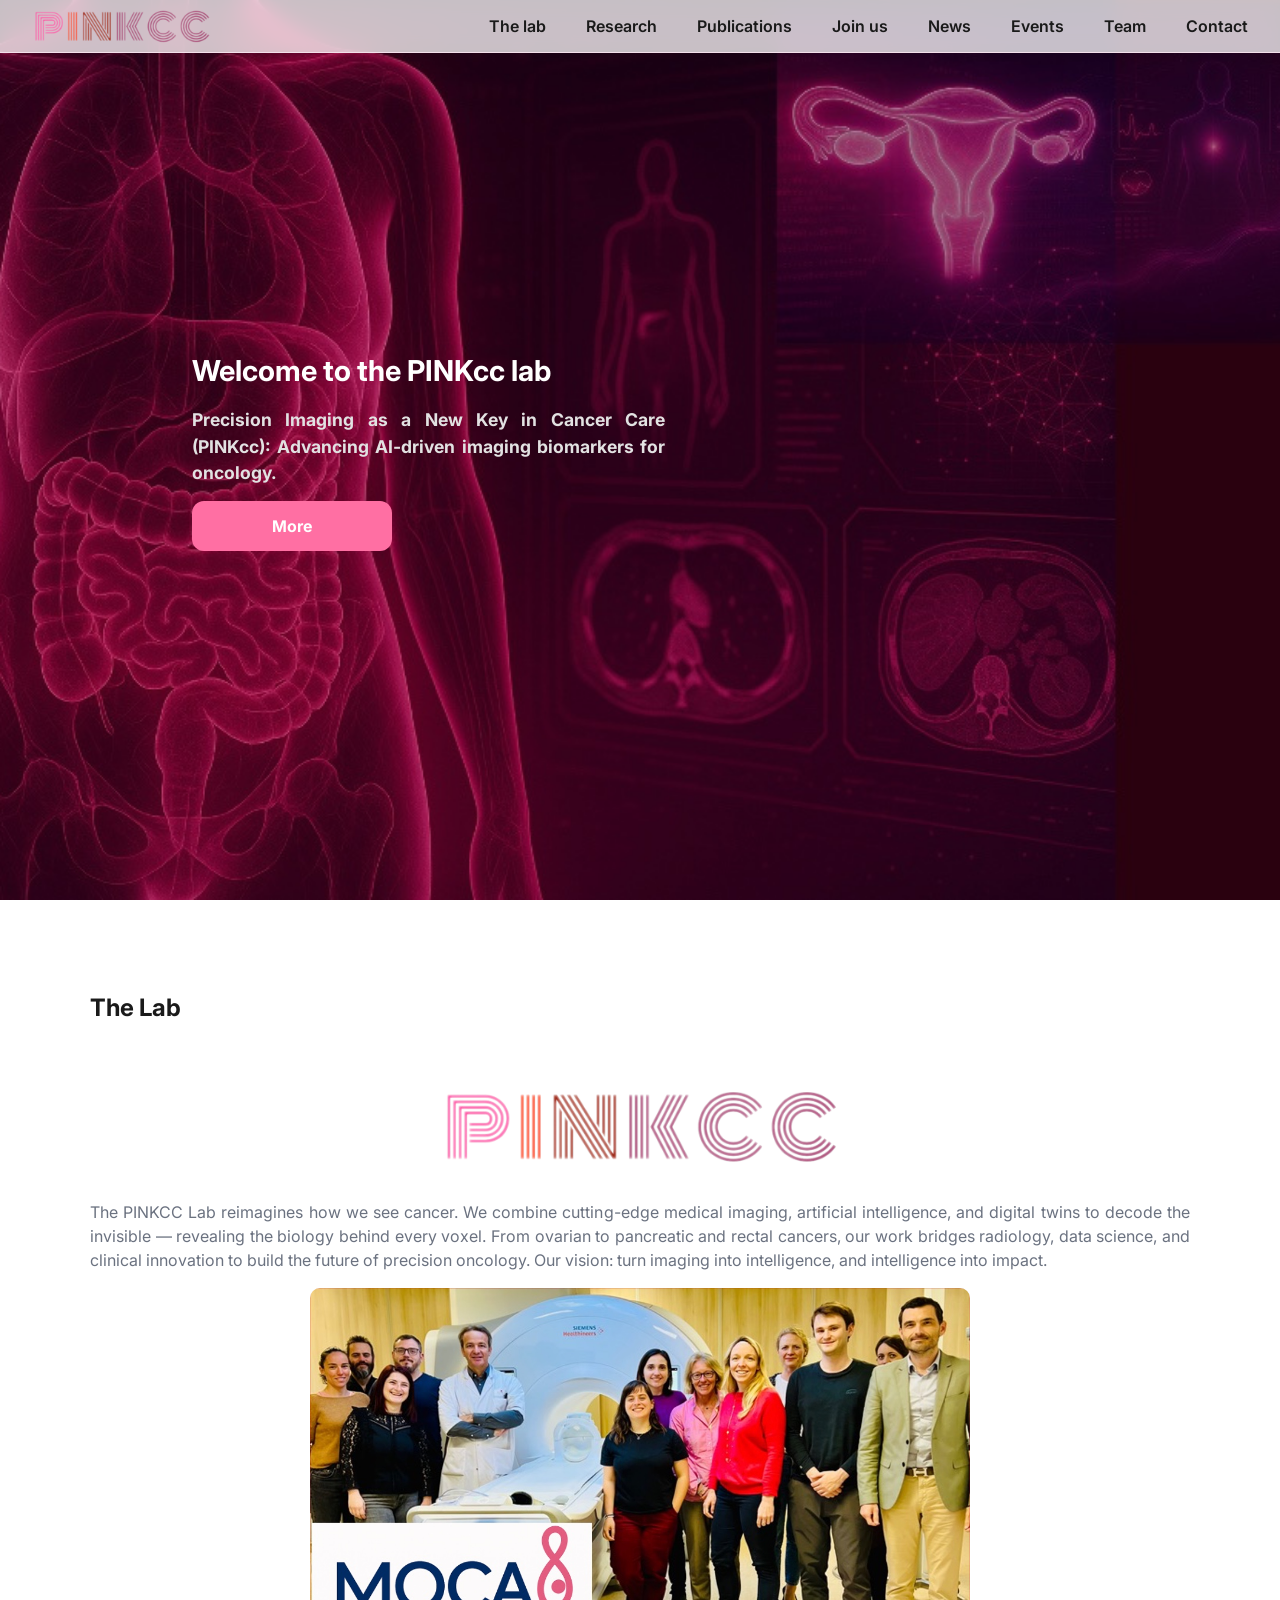
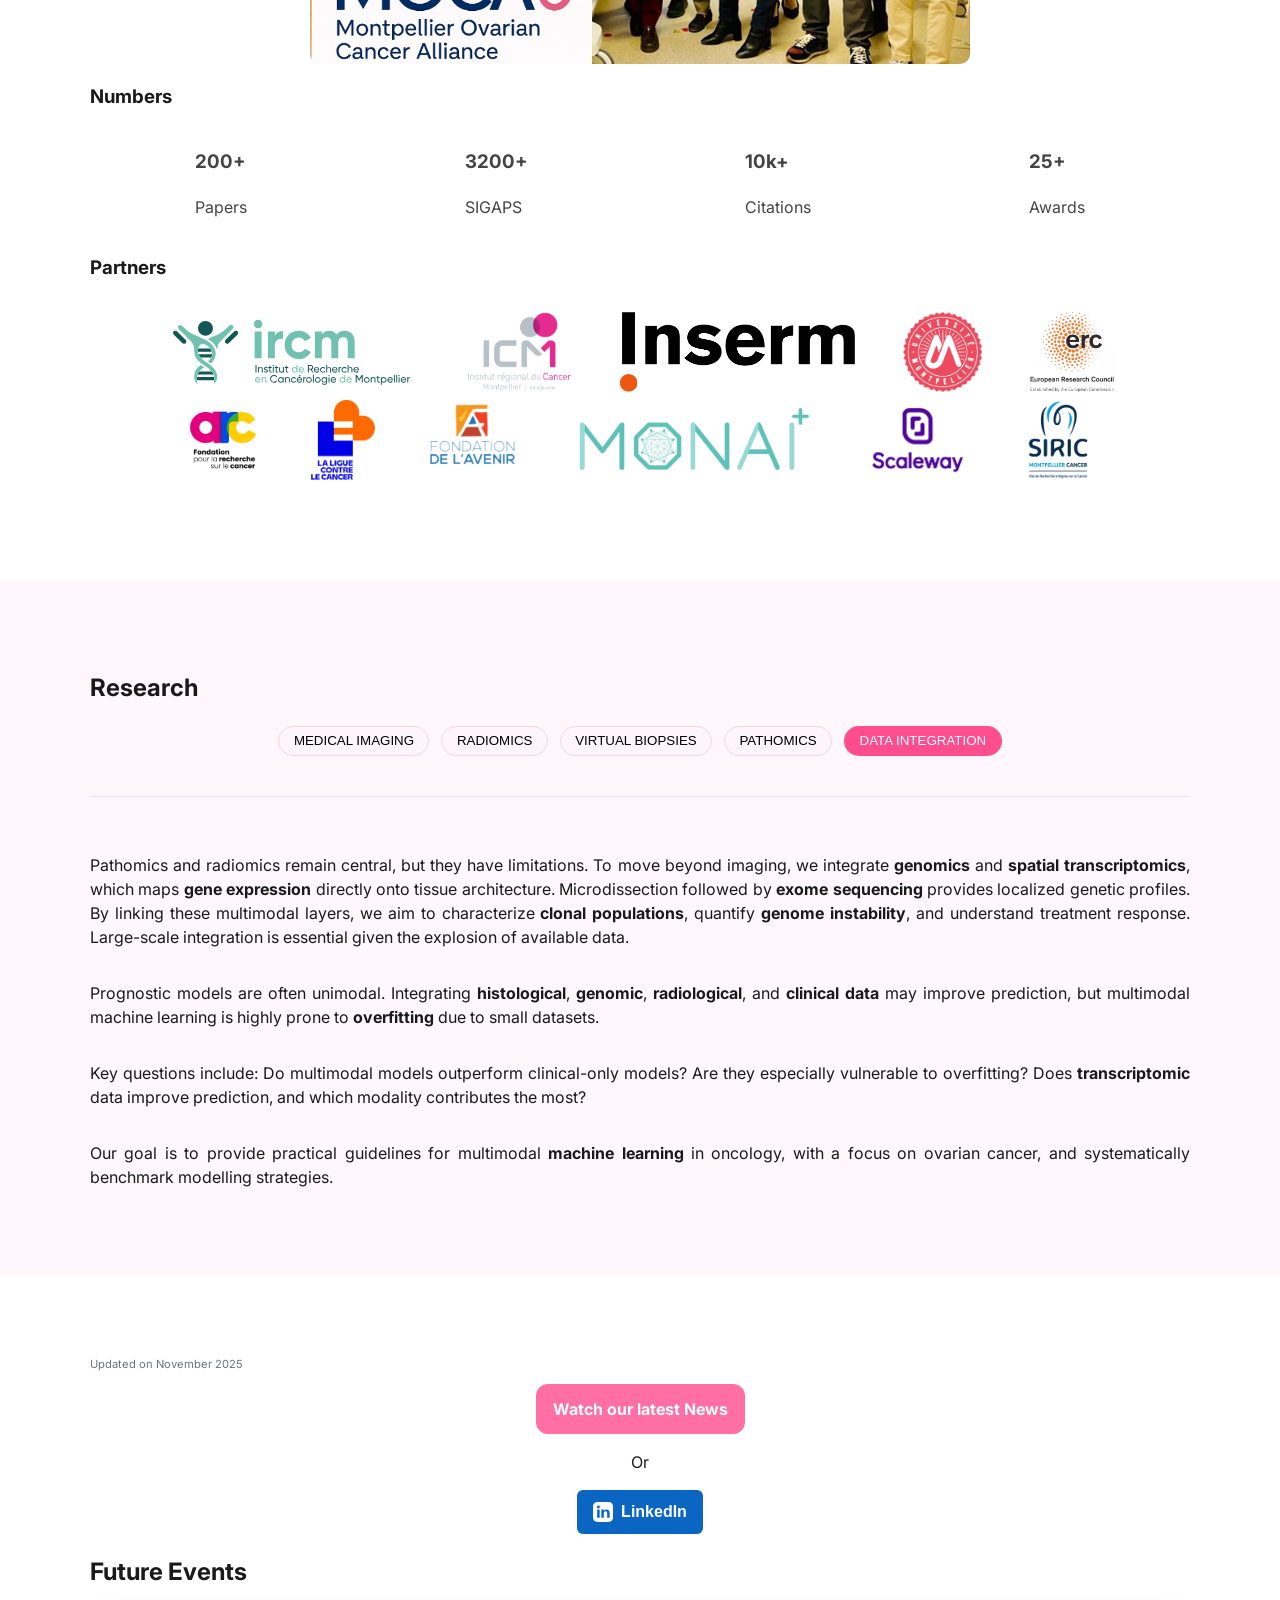
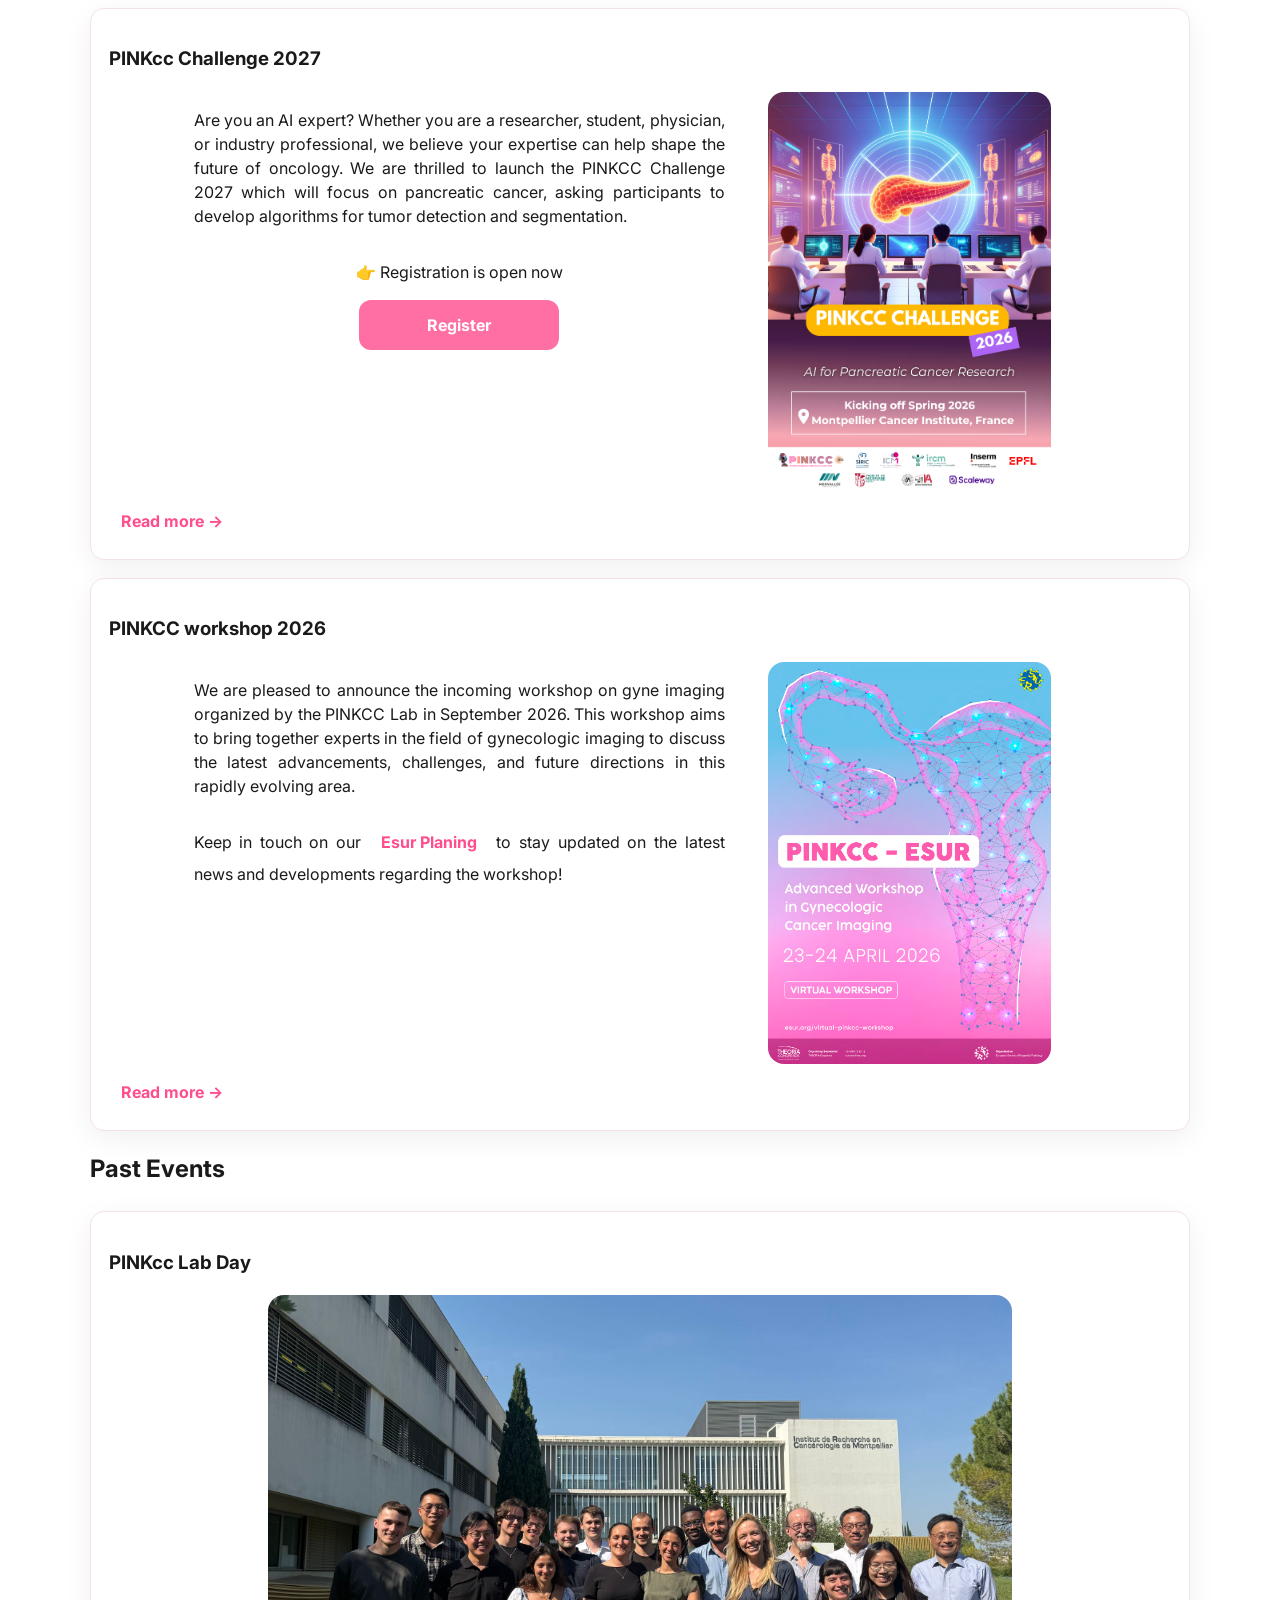
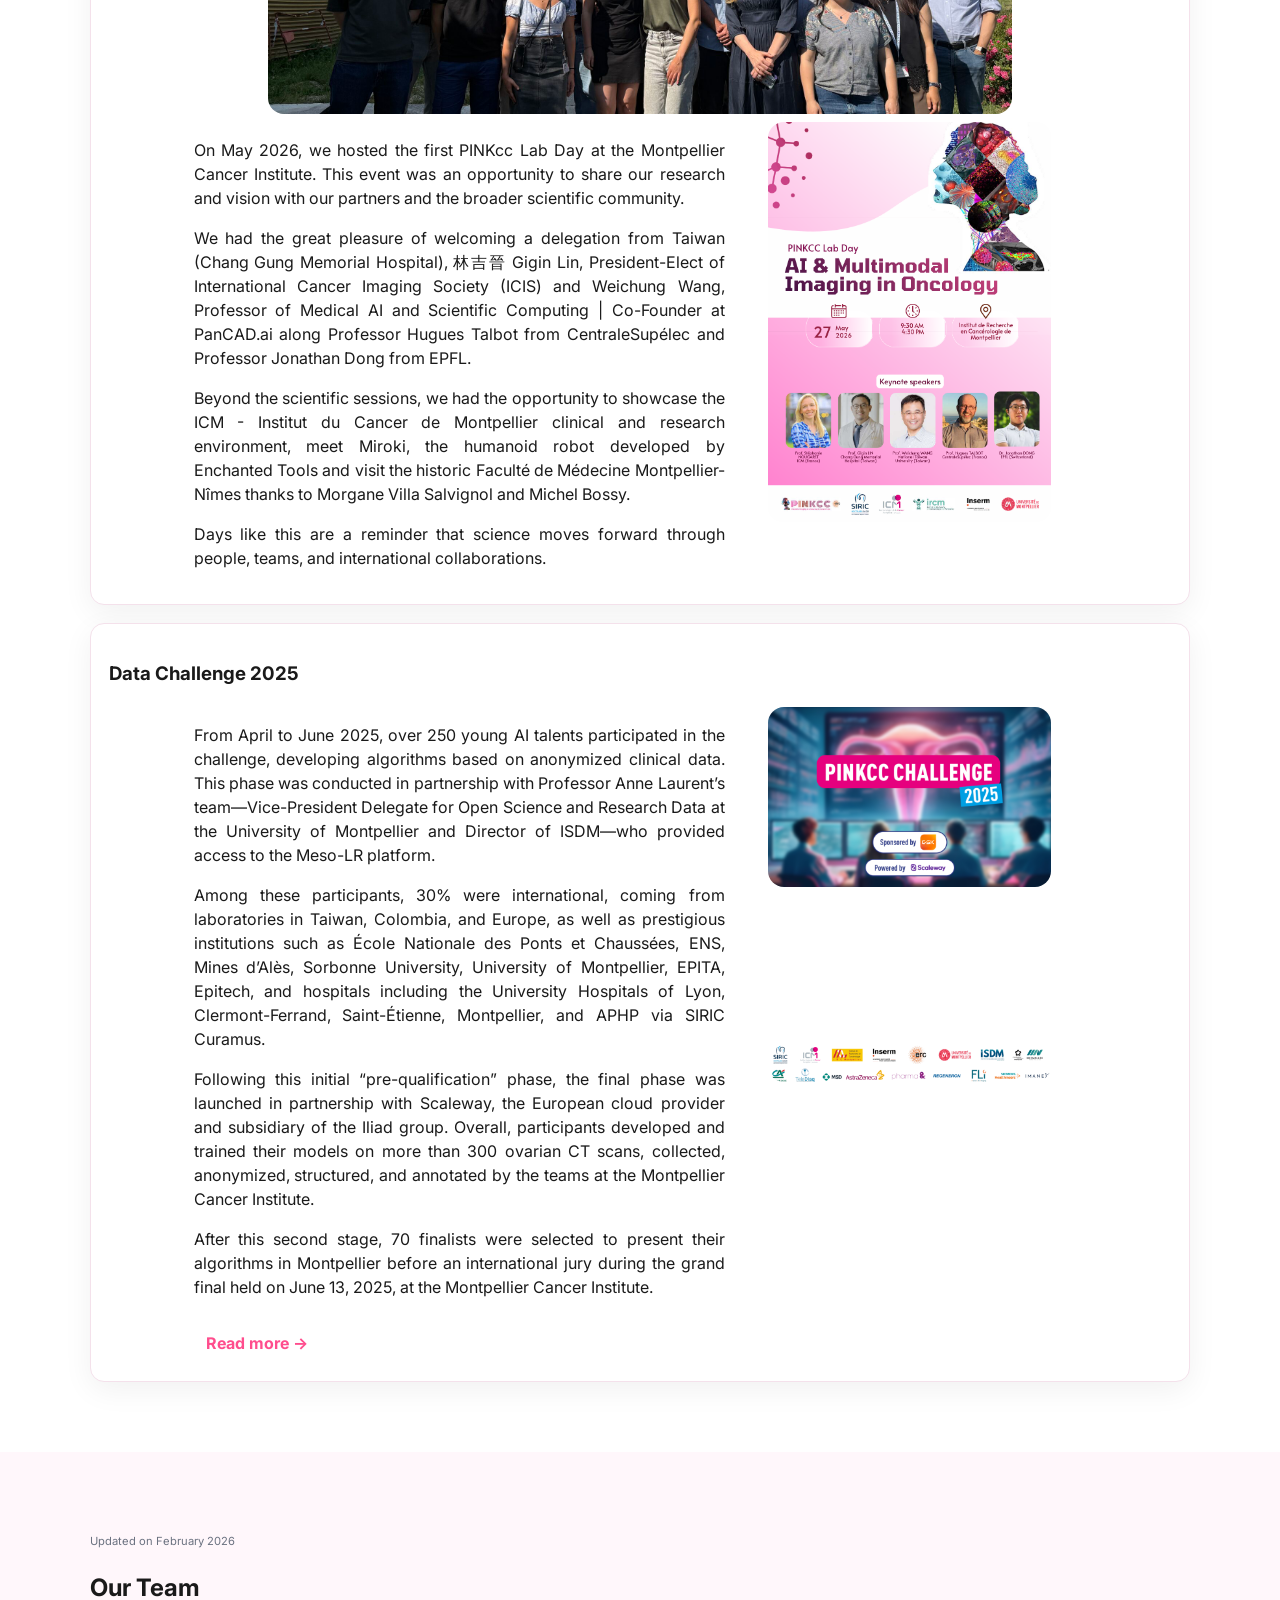
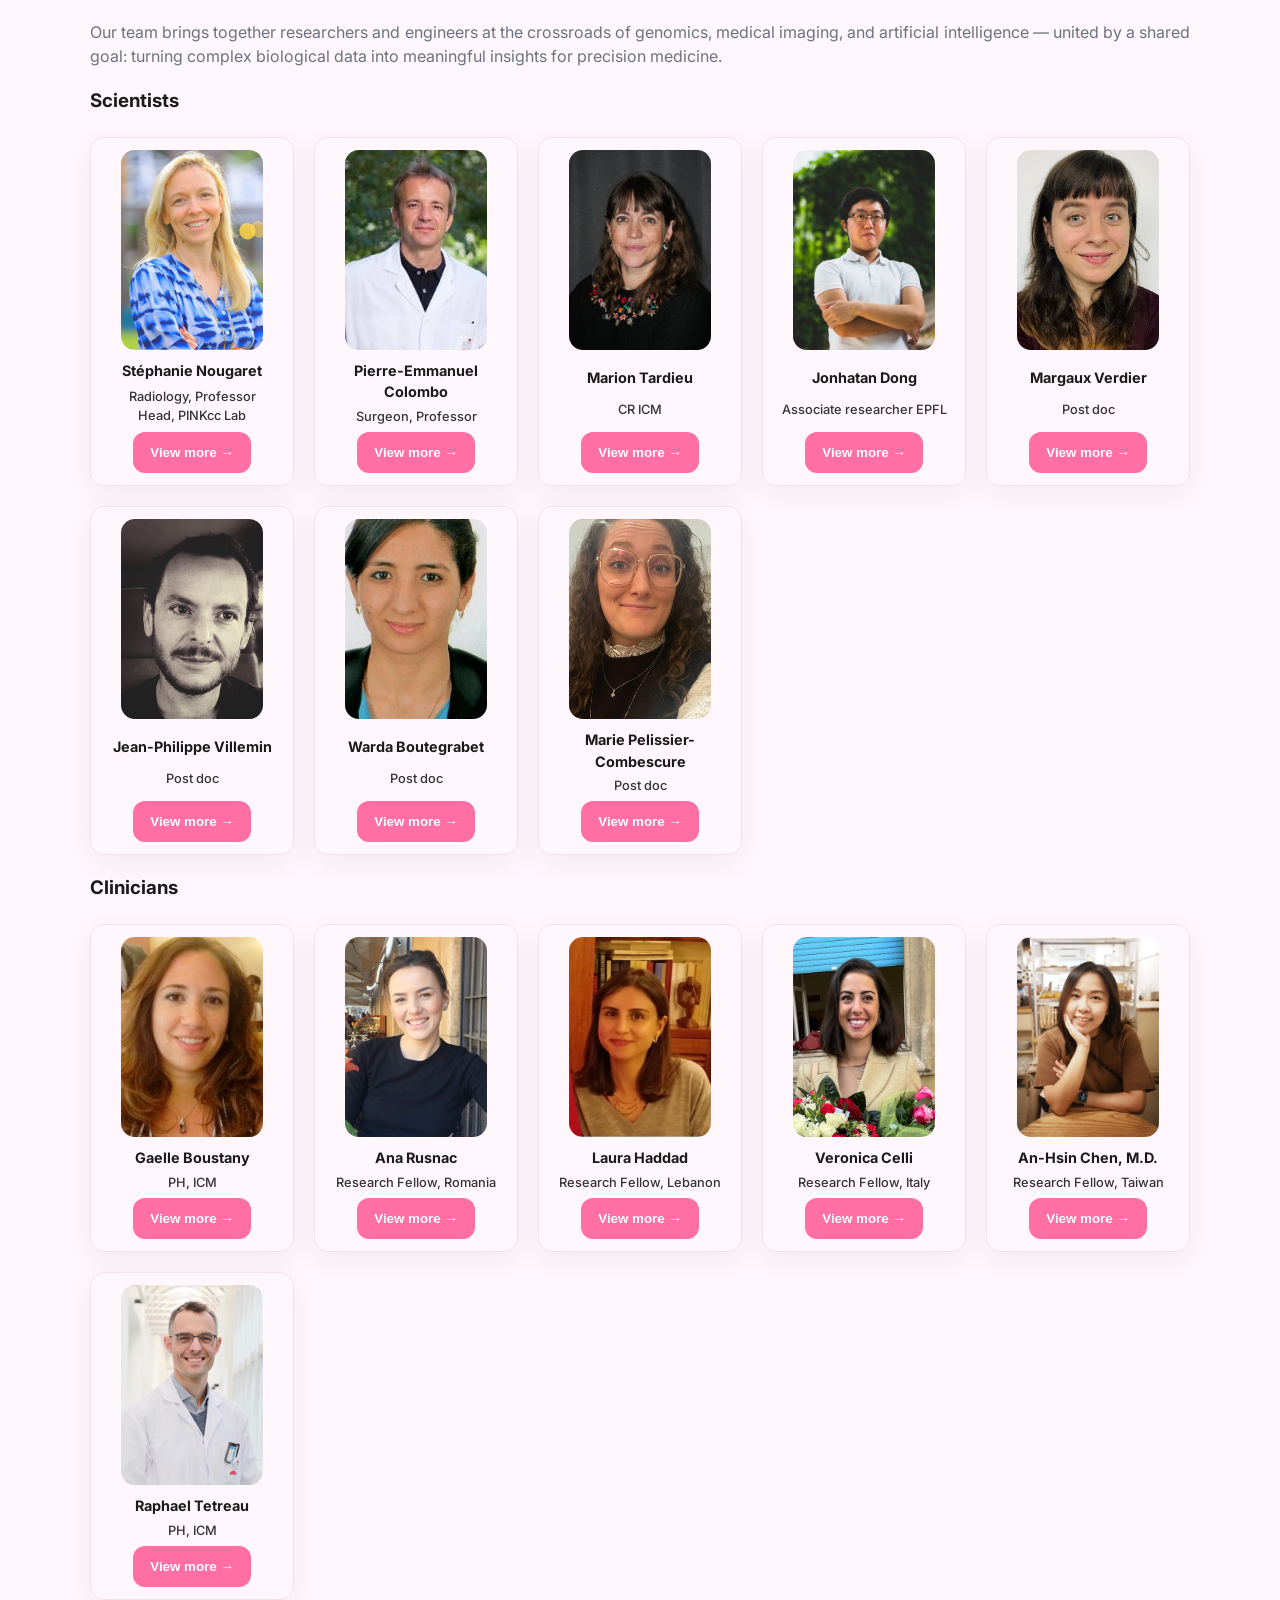
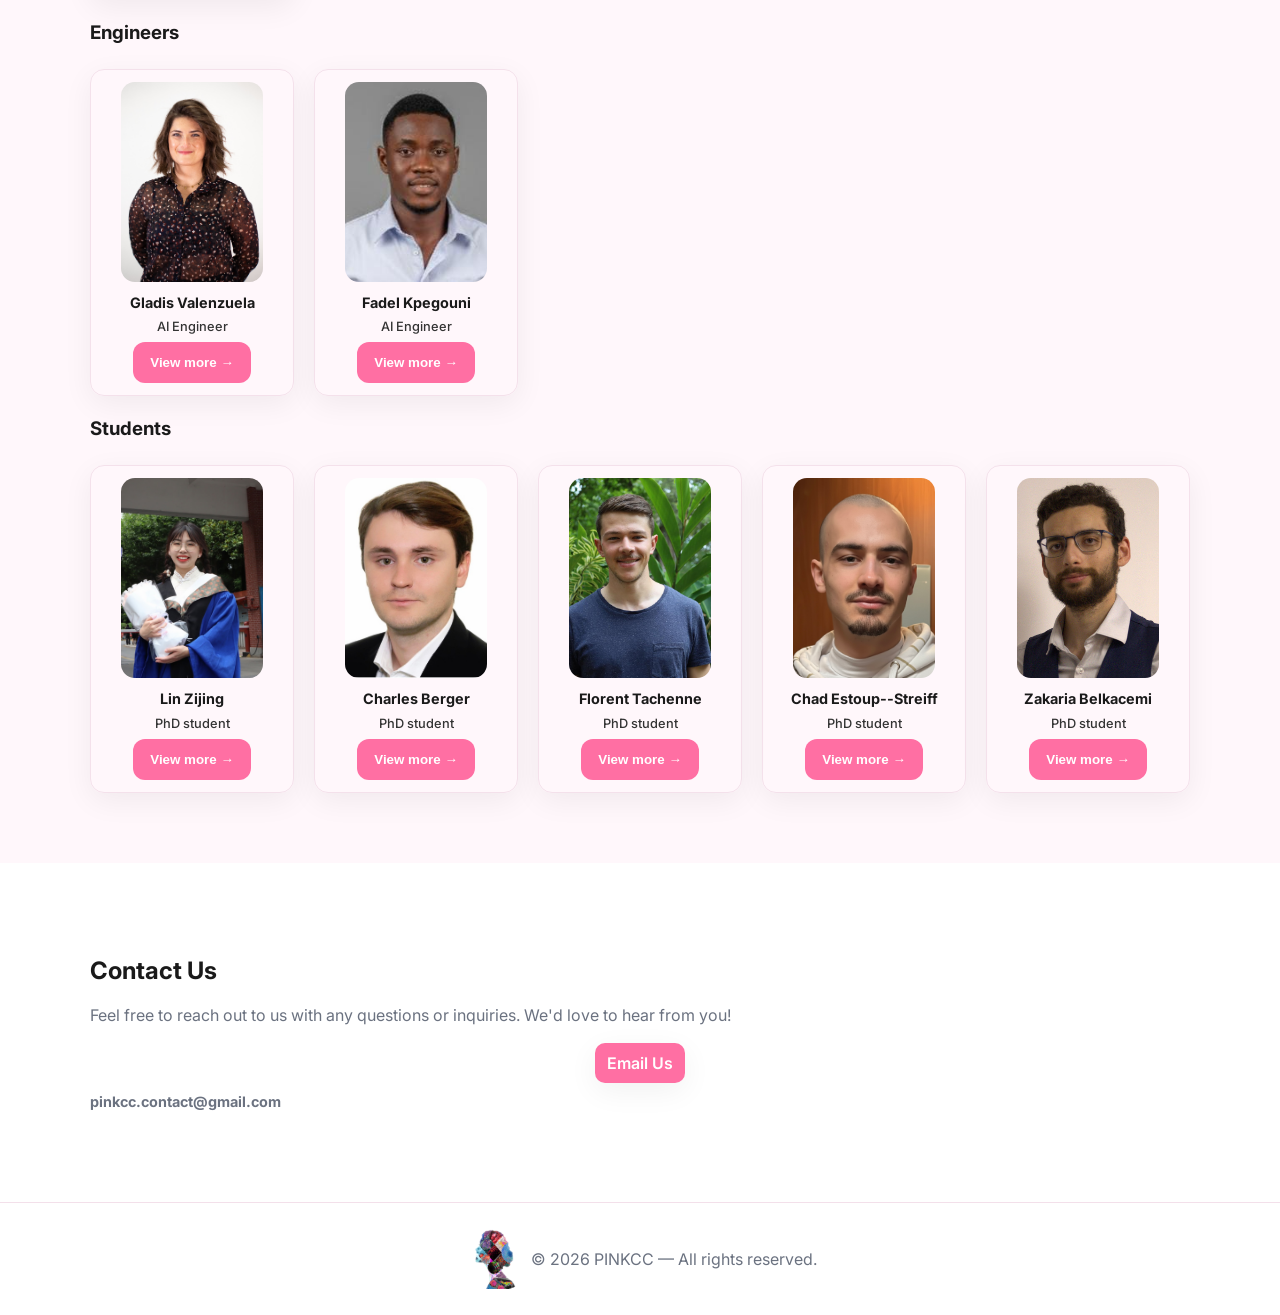
<file: web/src/index.html>
<!-- index.html -->
<!DOCTYPE html>
<html lang="en">

<head>
    <meta charset="utf-8" />
    <meta name="viewport" content="width=device-width, initial-scale=1" />
    <link rel="icon" href="assets/img/favicon.ico" />
    <link rel="icon" type="image/png" href="assets/img/pinkcc_logo.png" />
    <title>PINKcc</title>
    <meta name="description"
        content="Modern and sober white & pink website with works, publications, team, and contact." />
    <link rel="preconnect" href="https://fonts.gstatic.com" crossorigin />
    <link href="https://fonts.googleapis.com/css2?family=Inter:wght@300;400;600;800&display=swap" rel="stylesheet" />
    <link rel="stylesheet" href="assets/css/style.css" />
    <link rel="stylesheet" href="assets/css/work.css" />
    <link rel="stylesheet" href="assets/css/events.css" />
    <link rel="stylesheet" href="assets/css/team.css" />
    <script src="assets/js/script.js" defer></script>
    <script src="assets/js/work.js" defer></script>
</head>

<body>
    <!-- Header / Navbar -->
    <header class="site-header">
        <div>
            <a href="#" class="brand">
                <img src="assets/img/pinkcc_banner.png" alt="PINKCCLab Logo" class="logo" />
            </a>
            <input id="nav-toggle" type="checkbox" aria-label="Open menu" />
            <label for="nav-toggle" class="burger" aria-hidden="true"><span></span></label>
            <nav class="nav">
                <a href="#the-lab">The lab</a>
                <a href="#works">Research</a>
                <a target="_blank"
                    href="https://pubmed.ncbi.nlm.nih.gov/?term=Nougaret%2C%20Stephanie%5BAuthor%5D&sort=date&size=200">
                    Publications</a>
                <a target="_blank"
                    href="https://www.notion.so/Careers-2a7b1f338a7f8043928ece398769c497?source=pinkcc_website">
                    Join us</a>
                <a
                    href="https://www.notion.so/News-of-the-PINKCC-2d8b1f338a7f80818218f5f7cbb8042c?source=pinkcc_website">News</a>
                <a href="#events">Events</a>
                <a href="#team">Team</a>
                <a href="#contact">Contact</a>
            </nav>
        </div>
        <!-- <a class="banner centered" href="#pinkcc-challenge">
            <h3 data-text="🏆 PINKcc CHALLENGE: Pancreatic Cancer data Challenge kicks off in March 2026 🏆">
                🏆 PINKcc CHALLENGE: Pancreatic Cancer data Challenge kicks off in March 2026 🏆
            </h3>
        </a> -->
    </header>

    <!-- MARK: Hero -->
    <section class="hero" id="home" aria-label="Hero">
        <div class="hero-inner">
            <div class="hero-copy">
                <!-- <p class="eyebrow">
                    Bridging the gap between health and technology
                </p> -->
                <div class="inline">
                    <!-- <img src="assets/img/pinkcc_logo.png" alt="PINKCCLab Icon" style="max-height: 80px; width: auto" /> -->
                    <h1 class="welcome">Welcome to the PINKcc lab</h1>
                </div>
                <h1 class="sub">
                    Precision Imaging as a New Key in Cancer Care (PINKcc): Advancing AI-driven imaging biomarkers for
                    oncology.
                </h1>
                <div class="inline">
                    <a href="#the-lab" class="btn primary" style="min-width: 200px">More</a>
                    <!-- <a href="#works" class="btn primary">Explore our research 🧪</a>
                    <a href="#contact" class="btn ghost">Contact us 💬</a> -->
                </div>
            </div>
            <div class="hero-media centered">
                <!-- <img src="assets/img/pinkcc.png" alt="Abstract workspace with pink accents"
                    style="max-height: 160px; width: auto" /> -->
                <!-- <img src="assets/img/pinkcc_logo.png" alt="PINKCCLab Icon" style="max-height: 200px; width: auto" /> -->
            </div>
        </div>
    </section>

    <!-- MARK: The lab -->
    <section class="section" aria-labelledby="The lab" id="the-lab">
        <div class="container">
            <h2>The Lab</h2>
            <div class="centered">
                <img src="assets/img/pinkcc_banner.png" alt="PINKCCLab Logo" style="width: 400px; margin: 40px" />
            </div>
            <p class="section-lead">
                The PINKCC Lab reimagines how we see cancer. We combine cutting-edge medical imaging, artificial
                intelligence, and digital twins to decode the invisible — revealing the biology behind every voxel. From
                ovarian to pancreatic and rectal cancers, our work bridges radiology, data science, and clinical
                innovation to build the future of precision oncology. Our vision: turn imaging into intelligence, and
                intelligence into impact.
            </p>

            <div class="centered">
                <img src="assets/img/moca.jpeg" alt="Photo of the PINKCC Lab"
                    style="max-width: 60%; height: auto; border-radius: 10px;" />
            </div>
            <div>
                <h3>Numbers</h3>
                <div class="hero-stats inline">
                    <div class="stat">
                        <h3>200+</h3>
                        <p>Papers</p>
                    </div>
                    <div class="stat">
                        <h3>3200+</h3>
                        <p>SIGAPS</p>
                    </div>
                    <div class="stat">
                        <h3>10k+</h3>
                        <p>Citations</p>
                    </div>
                    <div class="stat">
                        <h3>25+</h3>
                        <p>Awards</p>
                    </div>
                </div>
            </div>

            <h3>Partners</h3>
            <div class="partners centered inline">
                <img src="assets/img/logo/ircm.svg" alt="IRCM Logo" style="max-height: 80px; width: auto" />
                <img src="assets/img/logo/icm.png" alt="ICM Logo" style="max-height: 80px; width: auto" />
                <img src="assets/img/logo/inserm.png" alt="INSERM Logo" style="max-height: 80px; width: auto" />
                <img src="assets/img/logo/umontpellier.png" alt="University of Montpellier Logo"
                    style="max-height: 80px; width: auto" />
                <img src="assets/img/logo/erc.png" alt="ERC Logo" style="max-height: 80px; width: auto" />
                <img src="assets/img/logo/arc.png" alt="Fondation pour la recherche du cancer"
                    style="max-height: 80px; width: auto" />
                <img src="assets/img/logo/ligue.png" alt="Ligue contre le cancer"
                    style="max-height: 80px; width: auto" />
                <img src="assets/img/logo/fondation_avenir.webp" alt="Fondation Avenir"
                    style="max-height: 80px; width: auto" />
                <img src="assets/img/logo/monai.png" alt="MONAI Logo" style="max-height: 80px; width: auto" />
                <img src="assets/img/logo/scaleway.png" alt="Scaleway Logo" style="max-height: 80px; width: auto" />
                <img src="assets/img/logo/siric.png" alt="SIRIC Logo" style="max-height: 80px; width: auto" />
            </div>
        </div>
    </section>

    <!-- MARK: Works -->
    <!-- MARK: Works -->
    <section class="section" id="works" aria-labelledby="works-title">
        <div class="container">
            <h2 id="works-title">Research</h2>

            <!-- Flat navigation bar -->
            <div class="works-nav" role="tablist" aria-label="Work categories">
                <button class="works-tab active" data-target="works-medicalimaging" role="tab" aria-selected="true">
                    MEDICAL IMAGING
                </button>
                <button class="works-tab" data-target="works-radiomics" role="tab" aria-selected="false">
                    RADIOMICS
                </button>
                <button class="works-tab" data-target="works-virtualbiopsies" role="tab" aria-selected="false">
                    VIRTUAL BIOPSIES
                </button>
                <button class="works-tab" data-target="works-pathomics" role="tab" aria-selected="false">
                    PATHOMICS
                </button>
                <button class="works-tab" data-target="works-dataintegration" role="tab" aria-selected="false">
                    DATA INTEGRATION
                </button>
            </div>

            <hr />

            <!-- Panels -->
            <div class="works-panels">
                <!-- medicalimaging -->
                <div id="works-medicalimaging" class="works-panel active" role="tabpanel">
                    <p>
                        At the PINKCC Lab, our research pushes the boundaries of cross-sectional oncologic imaging to
                        transform how cancer is detected, characterized, and treated. In partnership with Siemens
                        Healthineers, we are developing next-generation MRI sequences that go beyond anatomy to capture
                        tumor biology in vivo—including hypoxia and pH-sensitive CEST imaging (Chemical Exchange
                        Saturation Transfer), which detects subtle proton exchanges between metabolites and water to map
                        tissue acidity as a biomarker of aggressiveness. We also advance IVIM (Intravoxel Incoherent
                        Motion)–derived parameters, separating true diffusion from microvascular perfusion, to
                        non-invasively monitor treatment response and personalize therapy early in the course of care.
                        Complementing this physiological imaging, our team designs AI-driven segmentation
                        algorithms that precisely delineate tumors and peritoneal disease, providing surgeons with
                        actionable 3D roadmaps to improve resectability, reduce morbidity, and ultimately elevate
                        patient outcomes. Together, these innovations redefine medical imaging as a powerful
                        decision-making tool—not just to see cancer, but to understand it.
                    </p>

                    <div class="centered">
                        <img src="assets/img/work/MedicalImaging.png" alt="Medical Imaging Example" style="width:60%" />
                    </div>
                </div>

                <!-- radiomics -->
                <div id="works-radiomics" class="works-panel" role="tabpanel">
                    <p>
                        At the PINKCC Lab, we transform medical images into quantitative biomarkers that reveal tumor
                        biology beyond what the human eye can see. Using high-quality cross-sectional imaging and
                        precise manual and AI-based segmentation, we extract thousands of radiomic features describing
                        tumor shape, texture, heterogeneity, and microenvironment. These data are then integrated with
                        clinical, pathological, and genomic information to develop predictive models that can anticipate
                        treatment response, assess resectability, and support truly personalized cancer care. Our
                        radiomics program is applied at scale across ovarian, rectal, and peritoneal disease, with large
                        curated cohorts and external validation to ensure robustness and clinical translation.
                    </p>

                    <!-- <div class="centered">
                        <img src="assets/img/work/Radiomics.png" alt="Virtual Biopsies Example" style="width:60%" />
                    </div> -->
                </div>

                <!-- virtualbiopsies -->
                <div id="works-virtualbiopsies" class="works-panel" role="tabpanel">
                    <p>The primary mission of the <strong>PINKCC Lab</strong> is to transform the understanding and
                        analysis of
                        tumor <strong>habitats</strong> and <strong>phenotypes</strong>. By integrating advanced
                        <strong>multi-omics</strong> approaches with extensive clinical <strong>in vivo imaging</strong>
                        data, we aim to build a
                        comprehensive depiction of cancer. A major innovation is the development of <strong>virtual
                            cancer biopsies</strong>,
                        designed to use <strong>MRI</strong> to decode complex <strong>histological</strong> and
                        <strong>molecular</strong> characteristics traditionally obtained through invasive procedures.
                    </p>

                    <div class="centered">
                        <img src="assets/img/work/VirtualBiopsy.png" alt="Virtual Biopsies Example" style="width:60%" />
                    </div>
                    <p>Two main projects support this vision: <strong>MROMICS</strong> (ERC-funded), focusing on virtual
                        biopsies for
                        high-grade serous ovarian cancer, and <strong>PANCOMICS</strong> (ARC Foundation-funded),
                        applying the approach
                        to pancreatic cancer.</p>

                    <p>Both ovarian and pancreatic cancers share a major challenge: an extremely <strong>poor
                            prognosis</strong>, driven by
                        <strong>late diagnosis</strong> and limited understanding of <strong>biological
                            heterogeneity</strong>. Conventional
                        biopsies sample only a small fraction of the tumor, whereas non-invasive imaging combined with
                        <strong>radiomics</strong> offers a powerful alternative. Our goal is to correlate
                        <strong>high-field preclinical MRI (9.4T)</strong>
                        information with <strong>spatial transcriptomics</strong> to extend findings to clinical MRI and
                        predict
                        the tumor’s <strong>molecular</strong> and <strong>genetic</strong> status.
                    </p>

                    <p>We also develop non-invasive <strong>biophysical MRI</strong> characterization
                        techniques—hypoxia, pH, acidity,
                        elasticity—combined with <strong>AI</strong> to build predictive models for virtual cancer
                        modelling.</p>

                    <p>From automated <strong>segmentation</strong> to <strong>outcome prediction</strong>, our pipeline
                        provides an end-to-end framework
                        capable of capturing and interpreting tumor complexity.</p>

                    <p>These advanced virtual models aim to improve <strong>clinical decision-making</strong>, support
                        personalized treatment,
                        and enhance patient care.</p>
                </div>

                <!-- pathomics -->
                <div id="works-pathomics" class="works-panel" role="tabpanel">
                    <p><strong>Pathomics</strong>, the large-scale quantitative analysis of whole-slide histology
                        images, represents the first
                        layer of clinically mineable information. From a single <strong>H&E</strong> slide, pipelines
                        can segment tumor and
                        stromal compartments, quantify <strong>immune cell infiltration</strong>, and extract rich
                        <strong>morphological features</strong>.
                    </p>

                    <div class="centered">
                        <img src="assets/img/work/Pathomics.png" alt="Pathomics Example" style="width:60%" />
                    </div>

                    <p>We use <strong>QuPath</strong> for segmentation, and algorithms such as <strong>StarDist</strong>
                        and <strong>Cellpose</strong> for detailed
                        cellular feature extraction. New foundation models—<strong>UNI</strong>, <strong>CONCH</strong>,
                        <strong>Virchow</strong>, <strong>Prov-GigaPath</strong>—enable
                        powerful learned representations for classification, biomarker prediction, and survival
                        modelling.
                    </p>

                    <p>In <strong>HGSOC</strong>, this approach is key to capturing hallmarks of <strong>HRD</strong>
                        and <strong>WGD</strong>, major determinants of
                        genomic instability. These defects promote <strong>micronuclei</strong> formation and activate
                        the <strong>cGAS–STING</strong> pathway,
                        driving innate inflammation. Image-based signatures reflecting <strong>nuclear atypia</strong>,
                        <strong>micronuclei burden</strong>,
                        <strong>mitotic abnormalities</strong>, and <strong>immune/stromal changes</strong> offer a
                        scalable readout of these processes.
                    </p>
                </div>

                <!-- dataintegration -->
                <div id="works-dataintegration" class="works-panel" role="tabpanel">
                    <p>Pathomics and radiomics remain central, but they have limitations. To move beyond imaging, we
                        integrate
                        <strong>genomics</strong> and <strong>spatial transcriptomics</strong>, which maps <strong>gene
                            expression</strong> directly onto tissue
                        architecture. Microdissection followed by <strong>exome sequencing</strong> provides localized
                        genetic profiles. By linking these
                        multimodal layers, we aim to characterize <strong>clonal populations</strong>, quantify
                        <strong>genome instability</strong>, and understand
                        treatment response. Large-scale integration is essential given the explosion of available data.
                    </p>

                    <!-- <div class="centered">
                        <img src="assets/img/work/DataIntegration.png" alt="Data Integration Example"
                            style="width:60%" />
                    </div> -->

                    <p>Prognostic models are often unimodal. Integrating <strong>histological</strong>,
                        <strong>genomic</strong>, <strong>radiological</strong>, and
                        <strong>clinical data</strong> may improve prediction, but multimodal machine learning is highly
                        prone to <strong>overfitting</strong>
                        due to small datasets.
                    </p>

                    <p>Key questions include: Do multimodal models outperform clinical-only models? Are they especially
                        vulnerable to
                        overfitting? Does <strong>transcriptomic</strong> data improve prediction, and which modality
                        contributes the most?</p>

                    <p>Our goal is to provide practical guidelines for multimodal <strong>machine learning</strong> in
                        oncology, with a focus
                        on ovarian cancer, and systematically benchmark modelling strategies.</p>
                </div>
            </div>
        </div>
    </section>

    <!-- MARK: Events -->
    <section class="section" id="events" aria-labelledby="events-title">
        <div class="container">
            <p class="muted" style="font-size: 0.7rem;">Updated on November 2025</p>
            <div class="centered">
                <a href="https://www.notion.so/News-of-the-PINKCC-2d8b1f338a7f80818218f5f7cbb8042c?source=pinkcc_website"
                    class="btn primary">Watch our latest News</a>
                <p>Or</p>
                <a class="linkedin-btn" href="https://www.linkedin.com/in/stephanie-nougaret-a03831216/"
                    target="_blank">
                    <svg xmlns="http://www.w3.org/2000/svg" width="20" height="20" fill="white" viewBox="0 0 24 24">
                        <path d="M19 0h-14c-2.761 0-5 2.239-5 5v14c0 2.761 
                        2.239 5 5 5h14c2.761 0 5-2.239 
                        5-5v-14c0-2.761-2.239-5-5-5zm-11 
                        19h-3v-10h3v10zm-1.5-11.268c-.966 
                        0-1.75-.79-1.75-1.764s.784-1.764 
                        1.75-1.764 1.75.79 
                        1.75 1.764-.784 1.764-1.75 
                        1.764zm13.5 11.268h-3v-5.604c0-3.368-4-3.113-4 
                        0v5.604h-3v-10h3v1.765c1.396-2.586 
                        7-2.777 7 2.476v5.759z" />
                    </svg>
                    LinkedIn
                </a>
            </div>
            <h2 id="events-title">Future Events</h2>
            <p class="section-lead"></p>
            <ol class="pub-list">
                <li id="pinkcc-challenge">
                    <h3>PINKcc Challenge 2027</h3>
                    <div class="centered inline top">
                        <div class="half-width">
                            <p>
                                Are you an AI expert? Whether you are a researcher, student, physician, or industry
                                professional, we believe your expertise can help shape the future of oncology. We are
                                thrilled to launch the PINKCC Challenge 2027 which will focus on pancreatic cancer,
                                asking participants to develop algorithms for tumor detection and segmentation.
                            </p>
                            <div class="centered">
                                <p>
                                    👉 Registration is open now
                                </p>
                                <a href="https://docs.google.com/forms/d/e/1FAIpQLSf7kTlOuO_1YN7_J6RLIfUvwhWTMnufalVQEggB7MjTyFFG-Q/viewform"
                                    class="btn primary" style="min-width: 200px">Register</a>
                            </div>
                        </div>
                        <div class="third-width centered">
                            <img src="assets/img/events/pinkcc2026.png" width="300px"
                                alt="Data Challenge 2026 Banner" />
                        </div>
                    </div>
                    <a href="https://www.linkedin.com/in/stephanie-nougaret-a03831216/" class="link">Read more →</a>
                </li>
                <li>
                    <h3>PINKCC workshop 2026</h3>
                    <div class="centered inline top">
                        <div class="half-width">
                            <p>
                                We are pleased to announce the incoming workshop on gyne imaging
                                organized by the PINKCC Lab in September 2026. This workshop aims to bring together
                                experts
                                in the field of gynecologic imaging to discuss the latest advancements, challenges, and
                                future directions in this rapidly evolving area.
                            </p>
                            <p>
                                Keep in touch on our <a target="_blank"
                                    href="https://www.esur.org/virtual-pinkcc-workshop/" class="link">Esur Planing </a>
                                to stay updated on the latest news and developments regarding
                                the workshop!
                            </p>
                        </div>
                        <div class="third-width centered">
                            <img src="assets/img/events/workshop2026.png" width="300px"
                                alt="PINKCC Workshop 2026 Banner" />
                        </div>
                    </div>
                    <a href="https://www.esur.org/virtual-pinkcc-workshop/" class="link">Read more →</a>
                </li>
            </ol>
            <h2>Past Events</h2>
            <ol class="pub-list">
                <li>
                    <h3>PINKcc Lab Day</h3>

                    <div class="centered inline top">
                        <img src="assets/img/events/pinkcc_lab_day_2026.jpg" width="70%"
                            alt="PINKcc Lab Day 2026 Banner" />
                            
                        <div class="half-width">
                            <p>
                                On May 2026, we hosted the first PINKcc Lab Day at the Montpellier Cancer
                                Institute. This event was an opportunity to share our research and vision with our
                                partners and the broader scientific community.
                            </p>
                            <p>We had the great pleasure of welcoming a delegation from Taiwan (Chang Gung Memorial
                                Hospital), 林吉晉 Gigin Lin, President-Elect of International Cancer Imaging Society (ICIS)
                                and Weichung Wang, Professor of Medical AI and Scientific Computing | Co-Founder at
                                PanCAD.ai along Professor Hugues Talbot from CentraleSupélec and Professor Jonathan Dong
                                from EPFL.</p>
                            <p>Beyond the scientific sessions, we had the opportunity to showcase the ICM - Institut du
                                Cancer de Montpellier clinical and research environment, meet Miroki, the
                                humanoid robot developed by Enchanted Tools and visit the historic Faculté de Médecine
                                Montpellier-Nîmes thanks to Morgane Villa Salvignol and Michel Bossy.</p>
                            <p>Days like this are a reminder that science moves forward through people, teams, and
                                international collaborations. </p>
                        </div>
                        <div class="third-width centered">
                            <div class="centered inline">
                                <img src="assets/img/events/pinkcc_lab_day_banner_2026.jpg.png" alt="PINKccDay 2026 Banner" />
                            </div>
                        </div>
                    </div>
                </li>
                <li>
                    <h3>Data Challenge 2025</h3>
                    <div class="centered inline top">
                        <div class="half-width">

                            <p>
                                From April to June 2025, over 250 young AI talents participated in the challenge,
                                developing
                                algorithms based on anonymized clinical data. This phase was conducted in partnership
                                with Professor Anne Laurent’s team—Vice-President Delegate for Open Science and Research
                                Data at the University of Montpellier and Director of ISDM—who provided access to the
                                Meso-LR platform.
                            </p>
                            <p>
                                Among these participants, 30% were international, coming from laboratories in Taiwan,
                                Colombia, and Europe, as well as prestigious institutions such as École Nationale des
                                Ponts
                                et Chaussées, ENS, Mines d’Alès, Sorbonne University, University of Montpellier, EPITA,
                                Epitech, and hospitals including the University Hospitals of Lyon, Clermont-Ferrand,
                                Saint-Étienne, Montpellier, and APHP via SIRIC Curamus.
                            </p>
                            <p>
                                Following this initial “pre-qualification” phase, the final phase was launched in
                                partnership with Scaleway, the European cloud provider and subsidiary of the Iliad
                                group.
                                Overall, participants developed and trained their models on more than 300 ovarian CT
                                scans,
                                collected, anonymized, structured, and annotated by the teams at the Montpellier Cancer
                                Institute.
                            </p>
                            <p>
                                After this second stage, 70 finalists were selected to present their algorithms in
                                Montpellier before an international jury during the grand final held on June 13, 2025,
                                at
                                the Montpellier Cancer Institute.
                            </p>
                            <a target="_blank" href="https://montpellier-cancer.com/pinkcc-challenge-2025/"
                                class="link">Read
                                more →</a>
                        </div>
                        <div class="third-width centered">
                            <div class="centered inline">
                                <img src="assets/img/events/pinkcc2025.png" alt="Data Challenge 2025 Banner" />
                                <iframe src="https://www.youtube.com/embed/zhzNzEtxEJg?si=nzCdjyaQ-ZgfPr0I"
                                    title="YouTube video player" frameborder="0"
                                    allow="accelerometer; autoplay; clipboard-write; encrypted-media; gyroscope; picture-in-picture; web-share"
                                    referrerpolicy="strict-origin-when-cross-origin" allowfullscreen></iframe>
                            </div>
                            <img src="assets/img/events/pinkcc2025_partners.png" alt="Data Challenge 2025 Partners" />
                        </div>
                    </div>
                </li>
            </ol>
        </div>
    </section>

    <!-- MARK: Team -->
    <section class="section" id="team" aria-labelledby="team-title">
        <div class="container">
            <p class="muted" style="font-size: 0.7rem;">Updated on February 2026</p>
            <h2 id="team-title">Our Team</h2>
            <p class="section-lead">
                Our team brings together researchers and engineers at the crossroads of genomics, medical imaging, and
                artificial intelligence — united by a shared goal: turning complex biological data into meaningful
                insights for precision medicine.
            </p>
            <h3>Scientists</h3>
            <div class="grid team">
                <article class="person">
                    <img src="assets/img/team/stephanie/head.jpg" alt="Portrait of Stéphanie Nougaret" />
                    <h3>Stéphanie Nougaret</h3>
                    <p class="role">Radiology, Professor<br />Head, PINKcc Lab</p>
                    <button class="btn primary open-modal" data-target="#person-stephanie">
                        View more →
                    </button>
                </article>
                <article class="person">
                    <img src="assets/img/team/pierre/head.jpg" alt="Portrait of Pierre-Emmanuel Colombo" />
                    <h3>Pierre-Emmanuel Colombo</h3>
                    <p class="role">Surgeon, Professor</p>
                    <button class="btn primary open-modal" data-target="#person-pierre">
                        View more →
                    </button>
                </article>
                <article class="person">
                    <img src="assets/img/team/marion/head.jpg" alt="Portrait of Marion Tardieu" />
                    <h3>Marion Tardieu</h3>
                    <p class="role">CR ICM</p>
                    <button class="btn primary open-modal" data-target="#person-marion">
                        View more →
                    </button>
                </article>
                <article class="person">
                    <img src="assets/img/team/jonhatan/head.jpg" alt="Portrait of Jonhatan Dong" />
                    <h3>Jonhatan Dong</h3>
                    <p class="role">Associate researcher EPFL</p>
                    <button class="btn primary open-modal" data-target="#person-jonhatan">
                        View more →
                    </button>
                </article>
                <article class="person">
                    <img src="assets/img/team/margaux/head.jpg" alt="Portrait of Margaux Verdier" />
                    <h3>Margaux Verdier</h3>
                    <p class="role">Post doc</p>
                    <button class="btn primary open-modal" data-target="#person-margaux">
                        View more →
                    </button>
                </article>
                <article class="person">
                    <img src="assets/img/team/jean-philipe/head.jpg" alt="Portrait of Jean-Philippe Villemin" />
                    <h3>Jean-Philippe Villemin</h3>
                    <p class="role">Post doc</p>
                    <button class="btn primary open-modal" data-target="#person-jean-philippe">
                        View more →
                    </button>
                </article>
                <article class="person">
                    <img src="assets/img/team/warda/head.jpg" alt="Portrait of Warda Boutegrabet" />
                    <h3>Warda Boutegrabet</h3>
                    <p class="role">Post doc</p>
                    <button class="btn primary open-modal" data-target="#person-warda">
                        View more →
                    </button>
                </article>
                <article class="person">
                    <img src="assets/img/team/marie/head.png" alt="Portrait of Marie Pelissier-Combescure  " />
                    <h3>Marie Pelissier-Combescure </h3>
                    <p class="role">Post doc</p>
                    <button class="btn primary open-modal" data-target="#person-marie">
                        View more →
                    </button>
                </article>
            </div>
            <h3>Clinicians</h3>
            <div class="grid team">
                <article class="person">
                    <img src="assets/img/team/gaelle/head.png" alt="Portrait of Gaelle Boustany" />
                    <h3>Gaelle Boustany</h3>
                    <p class="role">PH, ICM</p>
                    <div class="centered">
                        <button class="btn primary open-modal" data-target="#person-gaelle">
                            View more →
                        </button>
                    </div>
                </article>
                <article class="person">
                    <img src="assets/img/team/ana/head.png" alt="Portrait of Ana Rusnac" />
                    <h3>Ana Rusnac</h3>
                    <p class="role">Research Fellow, Romania</p>
                    <div class="centered">
                        <button class="btn primary open-modal" data-target="#person-ana">
                            View more →
                        </button>
                    </div>
                </article>
                <article class="person">
                    <img src="assets/img/team/laura/head.jpeg" alt="Portrait of Laura Haddad" />
                    <h3>Laura Haddad</h3>
                    <p class="role">Research Fellow, Lebanon</p>
                    <div class="centered">
                        <button class="btn primary open-modal" data-target="#person-laura">
                            View more →
                        </button>
                    </div>
                </article>
                <article class="person">
                    <img src="assets/img/team/veronica/head.png" alt="Portrait of Veronica Celli" />
                    <h3>Veronica Celli</h3>
                    <p class="role">Research Fellow, Italy</p>
                    <div class="centered">
                        <button class="btn primary open-modal" data-target="#person-veronica">
                            View more →
                        </button>
                    </div>
                </article>
                <article class="person">
                    <img src="assets/img/team/angel/head.png" alt="Portrait of An-Hsin Chen" />
                    <h3>An-Hsin Chen, M.D.</h3>
                    <p class="role">Research Fellow, Taiwan</p>
                    <div class="centered">
                        <button class="btn primary open-modal" data-target="#person-angel">
                            View more →
                        </button>
                    </div>
                </article>
                <article class="person">
                    <img src="assets/img/team/raphael/head.png" alt="Portrait of Raphael Tetreau" />
                    <h3>Raphael Tetreau</h3>
                    <p class="role">PH, ICM</p>
                    <div class="centered">
                        <button class="btn primary open-modal" data-target="#person-raphael">
                            View more →
                        </button>
                    </div>
                </article>
            </div>
            <h3>Engineers</h3>
            <div class="grid team">

                <article class="person">
                    <img src="assets/img/team/gladis/head.jpg" alt="Portrait of Gladis Valenzuela" />
                    <h3>Gladis Valenzuela</h3>
                    <p class="role">AI Engineer</p>
                    <div class="centered">
                        <button class="btn primary open-modal" data-target="#person-gladis">
                            View more →
                        </button>
                    </div>
                </article>
                <article class="person">
                    <img src="assets/img/team/fadel/head.jpeg" alt="Portrait of Fadel Kpegouni" />
                    <h3>Fadel Kpegouni</h3>
                    <p class="role">AI Engineer</p>
                    <div class="centered">
                        <button class="btn primary open-modal" data-target="#person-fadel">
                            View more →
                        </button>
                    </div>
                </article>
            </div>
            <h3>Students</h3>
            <div class="grid team">
                <article class="person">
                    <img src="assets/img/team/lin/head.png" alt="Portrait of Lin Zijing" />
                    <h3>Lin Zijing</h3>
                    <p class="role">PhD student</p>
                    <div class="centered">
                        <button class="btn primary open-modal" data-target="#person-lin">
                            View more →
                        </button>
                    </div>
                </article>
                <article class="person">
                    <img src="assets/img/team/charles/head.jpg" alt="Portrait of Charles Berger" />
                    <h3>Charles Berger</h3>
                    <p class="role">PhD student</p>
                    <div class="centered">
                        <button class="btn primary open-modal" data-target="#person-charles">
                            View more →
                        </button>
                    </div>
                </article>
                <article class="person">
                    <img src="assets/img/team/florent/head.png" alt="Portrait of Florent Tachenne" />
                    <h3>Florent Tachenne</h3>
                    <p class="role">PhD student</p>
                    <div class="centered">
                        <button class="btn primary open-modal" data-target="#person-florent">
                            View more →
                        </button>
                    </div>
                </article>
                <article class="person">
                    <img src="assets/img/team/chad/head.jpg" alt="Portrait of Chad Estoup--Streiff" />
                    <h3>Chad Estoup--Streiff</h3>
                    <p class="role">PhD student</p>
                    <div class="centered">
                        <button class="btn primary open-modal" data-target="#person-chad">
                            View more →
                        </button>
                    </div>
                </article>
                <article class="person">
                    <img src="assets/img/team/zakaria/head.png" alt="Portrait of Zakaria Belkacemi" />
                    <h3>Zakaria Belkacemi</h3>
                    <p class="role">PhD student</p>
                    <div class="centered">
                        <button class="btn primary open-modal" data-target="#person-zakaria">
                            View more →
                        </button>
                    </div>
                </article>
            </div>
        </div>
    </section>

    <!-- MARK: Contact -->
    <section class="section" id="contact" aria-labelledby="contact-title">
        <div class="container">
            <h2 id="contact-title">Contact Us</h2>
            <p class="section-lead">
                Feel free to reach out to us with any questions or inquiries. We'd love to hear from you!
            </p>
            <div class="centered">
                <a href="mailto:pinkcc.contact@gmail.com" class="cta">Email Us</a>
            </div>
            <h4>pinkcc.contact@gmail.com</h4>
        </div>
    </section>

    <footer class="site-footer centered inline">
        <img src="assets/img/pinkcc_logo.png" alt="PINKCCLab Icon" style="max-height: 60px; width: auto" />
        <p>© <span id="year"></span> PINKCC — All rights reserved.</p>
    </footer>

    <script>
        // small nicety for the year
        document.getElementById("year").textContent = new Date().getFullYear();
    </script>

    <!-- MARK: JEAN-PHILIPPE -->
    <div class="modal" id="person-jean-philippe" aria-hidden="true" role="dialog" aria-modal="true">
        <div class="modal-dialog">
            <button class="modal-close" aria-label="Close">✕</button>
            <div class="modal-content" style="grid-column: 1/-1">
                <div class="centered"><img src="assets/img/team/jean-philipe/head.jpg" alt="Jean-Philippe Villemin"
                        class="personhead" /></div>
                <h3>Jean-Philippe Villemin</h3>
                <p class="muted">
                    Post doc Researcher in Bioinformatics
                </p>
                <p>
                <h4>Who I Am</h4>
                <p>I'm a Post doc researcher in bioinformatics specializing in cancer genomics and digital
                    pathology. After ten years as a bioinformatics engineer across a university hospital (CHU), the
                    Institut de Génétique in Montpellier, and the Centre Léon Bérard in Lyon, I defended my PhD in 2021.
                    I now focus on the genomics on the High-grade serous ovarian carcinoma using spatial
                    Transcriptomics.I care about reproducible science and translating omics + WSI into clinically useful
                    insights. Outside the lab, I like kittens, good beer, and running.
                </p>

                <div class="centered">
                    <img src="assets/img/team/jean-philipe/image.png" alt="Jean-Philippe Villemin"
                        style="width:700px; height:auto; border-radius:10px; margin-bottom:20px;" />
                </div>

                <h4>Project</h4>
                <p>Exploring the heterogeneous landscape of High-Grade Serous Ovarian Carcinoma with Spatial
                    Transcriptomics.</p>

                <p>High-grade serous ovarian carcinoma (HGSOC) is an aggressive malignancy marked by extreme cellular
                    heterogeneity, rapid progression, and frequent relapse after standard therapy. Current management
                    generally combines cytoreductive surgery with platinum/taxane chemotherapy and targeted agents such
                    as PARP inhibitors, yet overall survival at five years remains below 50%.
                <p>A major unmet need is precise patient stratification: we still cannot reliably predict who will
                    respond to which treatment, or who will develop resistance. This limitation reflects the coexistence
                    of multiple tumor clones and a complex, spatially organized microenvironment that is not fully
                    understood.</p>
                <p>In this project, we apply spatial transcriptomics to a prospective HGSOC cohort with numerous samples
                    collected from multiple anatomical sites (adnexa, omentum, peritoneum). This approach allows us to
                    map, in situ, the clonal architecture of the tumor, the local stromal landscape, and the
                    site-specific transcriptional programs that may drive aggressiveness. We will also discuss analytic
                    strategies to build and interpret this spatial atlas, including methods to annotate spatial
                    transcriptomic data, to decipher intra- and inter-tumoral heterogeneity, and to address the
                    computational challenges posed by the scale and complexity of these high-dimensional datasets.</p>
                <h4>Publications</h4>
                <li>Addressing multiple facets of ligand-receptor network inference including single-cell proteomics.
                    Villemin JP, Pierre Giroux, Morgan Maillard, Pierre-Emmanuel Colombo, Christel Larbouret, Jacques
                    Colinge. Nucleic Acid Research (2025) - Under Review. https://doi.org/10.1101/2025.10.05.680519</li>
                <li>Differential predictive value of resident memory CD8+T cell subpopulations in non-small-cell lung
                    cancer patients treated by immunotherapy. Léa Paolini,Thi Tran,Stéphanie Corgnac, Villemin JP,
                    …,Eric Tartour. Journal of Immunotherapy of Cancer (2024)</li>
                <li>Farnesyltransferase inhibition overcomes oncogene-addicted non-small cell lung cancer adaptive
                    resistance to targeted therapies. Sarah Figarol, Célia Delahaye, Rémi Gence, Aurélia Doussine, Juan
                    Pablo Cerapio, Mathylda Brachais, Claudine Tardy, Nicolas Béry, Raghda Asslan, Jacques Colinge,
                    Jean-Philippe Villemin, Antonio Maraver, Irene Ferrer, Luis Paz-Ares, Linda Kessler, Francis
                    Burrows, Isabelle Lajoie-Mazenc, Vincent Dongay, Clara Morin, Amélie Florent, Sandra Pagano, Estelle
                    Taranchon-Clermont, Anne Casanova, Anne Pradines, Julien Mazieres, Gilles Favre & Olivier Calvayrac.
                    Nat Commun (2024)</li>
                <li>Inferring ligand-receptor cellular networks from bulk and spatial transcriptomic datasets with
                    BulkSignalR. Villemin JP, Laia Bassaganyas, Didier Pourquier, Florence Boissiere, Simon
                    Cabello-Aguilar, Evelyne Crapez, Rita Tanos, Emmanuel Cornillot, Andrei Turtoi, Jacques Colinge.
                    Nucleic Acid Research (2023). </li>

                <li>A cell-to-patient machine learning transfer approach uncovers novel basal-like breast cancer
                    prognostic markers amongst alternative splice variants. </li>
                <li>Villemin JP., Lorenzi, C., Cabrillac, MS. et al. </li>
                <li>BMC Biology (2021). https://doi.org/10.1186/s12915-021-01002-7</li>

                <li>Endothelial, epithelial, and fibroblast cells exhibit specific splicing programs independently of
                    their tissue of origin. JP Villemin*, Mallinjoud P*, Mortada H*, Polay Espinoza M, Desmet FO, Samaan
                    S, Chautard E, Tranchevent LC, Auboeuf D.</li>
                <li>Genome Res. 2014 doi: 10.1101/gr.162933.113.</li>

            </div>
        </div>
    </div>
    <!-- MARK: CHARLES -->
    <div class="modal" id="person-charles" aria-hidden="true" role="dialog" aria-modal="true">
        <div class="modal-dialog">
            <button class="modal-close" aria-label="Close">✕</button>
            <div class="modal-content" style="grid-column: 1/-1">
                <div class="centered"><img src="assets/img/team/charles/head.jpg" alt="Charles Berger"
                        class="personhead" />
                </div>
                <h3>Charles Berger</h3>
                <p class="muted">
                    PhD Student in Medical Imaging and AI
                </p>
                <p>
                <h4>Who I Am</h4>
                <p>I am a Bioengineer from the École Polytechnique Fédérale de Lausanne (EPFL), where I completed a
                    Master’s degree in Biophotonics and Bioimaging. Throughout my studies, I completed several
                    internships ranging from automatic bone segmentation using active parametric contours on CT images
                    to ECG signal reconstruction (BIG Lab, EPFL), as well as quality assessment research (SIMED, HUG).
                </p>
                <p>These experiences strengthened my desire to build a career at the intersection of medical imaging,
                    artificial intelligence, and clinical translation. I am particularly motivated by the collaborative
                    and multidisciplinary nature of this field, which brings together expertise in medicine,
                    bioinformatics, and image processing—an essential combination for successfully integrating AI into
                    clinical practice.</p>
                <p>As such, I am pursuing a PhD under the direction of Prof. Nougaret and co-supervise with Dr. Subsol
                    (CNRS researcher at LIRMM). My research focuses on unravelling tumor biology in high-grade serous
                    ovarian cancer through CT/MRI-based radiomics features, with the goal of developing virtual biopsy
                    applications. This PhD is co-funded by the “IA pour la santé” (ANITI) program and INSERM.</p>
                <h4>What I Care About</h4>
                <p>My current work is centered on improving the reproducibility, explainability, standardization, and
                    transparency of AI pipelines—both in deep learning and machine learning—as well as in radiomics
                    feature extraction.</p>
                <p>To achieve this, I emphasize robust environment configuration, version control, and the use of modern
                    tools and frameworks, such as UV (package management), PyTorch Lightning, Hydra, MONAI, and Hugging
                    Face Datasets.</p>
                <p>Looking ahead, I am particularly interested in advancing explainability methods, which I believe are
                    a critical and necessary step for the safe and trustworthy application of AI in clinical settings.
                </p>
                <h4>My Hobbies</h4>
                <p>Outside of research, I enjoy playing video games, watching anime, playing guitar (hoping to get back
                    into it soon!), indoor climbing, weight training, reading, and building miniature models. I’m also a
                    big animal lover, especially when it comes to cats.</p>

                <h4>My Project</h4>
                <p>Unravelling tumor biology in ovarian cancer with CT radiomics based features : the era of virtual
                    biopsies (Project OCAS)</p>

                <p>This project targets high-grade serous ovarian carcinoma (HGSOC), known for its advanced metastatic
                    presentation and variable response to neoadjuvant chemotherapy (NACT) followed by delayed primary
                    surgery (DPS). Despite the current treatment regimen, approximately 39% of patients do not benefit,
                    highlighting the need for improved therapeutic approaches.</p>

                <p>We acknowledge the complexity of HGSOC, from visible metastatic tumor volumes to microscopic
                    tumor-immune environments and genomic diversity. Our goal is to enhance patient care by identifying
                    subpopulations before treatment, such as those unlikely to respond to NACT, who might benefit more
                    from immediate surgery </p>

                <p>Historically, predictive studies have primarily relied on single data streams, such as clinical
                    features or CT imaging. However, the potential of integrative, multi-omic models—which require large
                    and well-annotated datasets—remains largely underexplored. Recent advances in Artificial
                    Intelligence for precision oncology are increasingly centered on multimodal and multitask
                    approaches. These models not only generate multiple outputs for distinct but correlated tasks but
                    also integrate heterogeneous data types (e.g., text, tabular data, medical images). Such integration
                    enables the combination of complementary information across biological scales—for instance, linking
                    microscopic data (gene expression, histopathology) with macroscopic data (MRI scans, clinical
                    reports)—to achieve a more holistic understanding of disease biology. Our project, OCAS, aims to
                    advance this paradigm by leveraging two comprehensive datasets encompassing clinical data,
                    chemotherapy response, CA-125 levels, circulating tumor DNA (ctDNA), and radiomic features at
                    diagnosis. These multimodal data will be integrated into an ensemble machine-learning model designed
                    to predict volumetric response to neoadjuvant chemotherapy (NACT), with a particular emphasis on the
                    predictive power of radiomic features.</p>

                <p>OCAS consists of three key components:</p>
                <li>Development of an auto-segmentation system: Leveraging a large database of annotated radiological
                    images and deep learning to accurately identify carcinomatous regions, enabling early tumor
                    detection and personalized treatment strategies. This tackles thematics around model evaluation
                    pipeline as well as metric selection for model evaluation and segmentation quality assessment.</li>
                <li>Extraction of radiomic and pathomic data: Analyzing segmented images to derive radiomic and pathomic
                    features, providing deeper insights into tumor characteristics and aiding in the discovery of
                    precise biomarkers for better prognostics and treatment responses. This is where mutlimodality and
                    multitask model architectures are deevlopped, especially for combining clinical data with radiomics
                    features and also radiomics maps.</li>
                <li>Identification of distinct clusters: Applying machine learning to pathomic and radiomic data to
                    identify HGSOC subgroups with unique behaviors and susceptibilities, facilitating a precision
                    medicine approach tailored to individual tumor characteristics (through Habitat Imaging method). By
                    advancing our understanding and management strategies for HGSOC, OCAS aims to significantly improve
                    treatment personalization and patient outcomes, representing a major step forward</li>

                <div class="centered">
                    <img src="assets/img/team/charles/image.png" alt="OCAS project illustration"
                        style="width:700px; height:auto; border-radius:10px; margin-bottom:20px;" />
                </div>
            </div>
        </div>
    </div>
    <!-- MARK: Chad Estoup--Streiff-->
    <div class="modal" id="person-chad" aria-hidden="true" role="dialog" aria-modal="true">
        <div class="modal-dialog">
            <button class="modal-close" aria-label="Close">✕</button>
            <div class="modal-content" style="grid-column: 1/-1">
                <div class="centered"><img src="assets/img/team/chad/head.jpg" alt="Chad Estoup--Streiff"
                        class="personhead" />
                </div>

                <h3>Chad Estoup--Streiff</h3>
                <p class="muted">AI Engineer & PhD Student in Medical Imaging</p>

                <h4>Who I Am</h4>
                <p>
                    I’m an AI and software engineer developing machine learning systems for medical imaging and
                    multimodal biomedical data. My PhD focuses on integrating radiomics, histopathology, and genomic
                    data to improve ovarian cancer diagnosis and treatment prediction. I’m passionate about building
                    reliable and explainable AI models that bridge research and clinical practice.
                </p>

                <div class="centered">
                    <img src="assets/img/team/chad/bbx.png" alt="Deep learning box prediction illustration"
                        style="width:500px; height:auto; border-radius:10px; margin-bottom:20px;" />
                </div>

                <h4>Project</h4>
                <p>
                    My current research aims to design deep learning architectures capable of processing complex medical
                    data — including CT, MRI, and whole-slide images — within unified, multimodal frameworks. I work on
                    reproducible training pipelines, feature harmonization, and explainability modules for clinical
                    deployment.
                </p>

                <h4>Technical Skills</h4>
                <p>
                    Expert in Python, PyTorch, and computer vision, I build AI models and infrastructure from data
                    curation to deployment. My experience includes deep learning, radiomics, multimodal fusion, and
                    high-performance computing with Docker, FastAPI, and MLflow. I prioritize clean, modular code and
                    reproducible science.
                </p>

                <h4>Beyond Research</h4>
                <p>
                    I enjoy all kind of science and technology topics or any meaningful projects. I also love sports
                    such as climbing, hiking and wrestling.
                </p>
            </div>
        </div>
        <!-- MARK: FLORENT-->
    </div>
    <div class="modal" id="person-florent" aria-hidden="true" role="dialog" aria-modal="true">
        <div class="modal-dialog">
            <button class="modal-close" aria-label="Close">✕</button>
            <div class="modal-content" style="grid-column: 1/-1">
                <div class="centered"><img src="assets/img/team/florent/head.png" alt="Florent Tachenne"
                        class="personhead" />
                </div>
                <h3>Florent Tachenne</h3>
                <p class="muted">AI Engineer & PhD Student in Medical Imaging</p>
                <h4>Who I Am</h4>
                <p>I graduated from Phelma Grenoble INP engineering school, specializing in signal and image processing.
                    My different internships led me to learn more about various deep learning applications such as
                    segmentation, detection and inverse problems in medical imaging. Globally, my interest focuses on
                    the use of mathematical tools to deal with medicine related problems in clinical settings. Apart
                    from that, my life revolves around discovering new horizons through sports (soccer, running, etc),
                    photography and cooking. </p>
                <h4>My work in the lab </h4>
                <p>I am currently pursuing a PhD (CIFRE with Siemens Healthineers) in the PINKcc lab, where my research
                    focuses on using MRI data to predict radiotherapy response in locally advanced pancreatic ductal
                    adenocarcinoma. My first project is to combine radiomics and dosimetry data from MR-guided
                    radiotherapy to identify predictive biomarkers. Second, and most importantly, my thesis aims to
                    translate new hypoxia-related biomarkers into clinical practice by implementing quantitative MR
                    sequences—such as CEST and BOLD-based imaging—on a 3T magnet. This involves addressing
                    motion-related artifacts, improving reproducibility, and reducing acquisition time through image
                    processing and Physics-Informed Neural Networks. Finally, I am also developing semi-supervised and
                    uncertainty-based deep learning methods to enhance pancreatic cancer segmentation and improve
                    follow-up accuracy.</p>
                <div class="inline">
                    <img src="assets/img/team/florent/image.png" alt="Work Pipeline"
                        style="width:100%; height:auto; border-radius:10px; margin-bottom:20px;" />
                </div>
            </div>
        </div>
    </div>
    <!-- MARK: STEPHANIE -->
    <div>
        <div class="modal" id="person-stephanie" aria-hidden="true" role="dialog" aria-modal="true">
            <div class="modal-dialog">
                <button class="modal-close" aria-label="Close">✕</button>
                <div class="modal-content" style="grid-column: 1/-1">
                    <div class="centered">
                        <img src="assets/img/team/stephanie/head.jpg" alt="Stéphanie Nougaret" class="personhead" />
                    </div>

                    <h3>Stéphanie Nougaret</h3>
                    <p class="muted"> Radiologist and Professor • Head, PINKcc Lab • Institut du Cancer de Montpellier
                    </p>

                    <h4>Who I Am</h4>
                    <p>
                        Prof. Stéphanie Nougaret is a radiologist and physician-scientist internationally recognized for
                        her work in advanced oncologic imaging and artificial intelligence. She leads the PINKCC lab
                        where her team develops and validates novel imaging biomarkers to improve cancer diagnosis,
                        staging, and treatment response evaluation. After completing her medical training and PhD in
                        France, Prof. Nougaret pursued advanced clinical and research fellowships in Canada and the
                        United States (Mc Gill university and Memorial Sloan Kettering Cancer Center (New York)), where
                        she specialized in pelvic and oncologic MRI. She recently spent a year in Boston as a
                        visitngassociate professor at Harvard Medical School where she did a master in Data Science at
                        MIT.
                    </p>
                    <h4>Research Focus</h4>
                    <p>
                        Her research focuses on AI-driven MRI and CT analysis, radiomics, and digital twins in
                        gynecologic, rectal, and pancreatic cancers, aiming to bridge imaging, pathology, and molecular
                        data for precision oncology.
                    </p>
                    <h4>Achievements & Impact</h4>
                    <p>
                        Prof. Nougaret is a European Research Council (ERC) grantee for the MR-OMICS project and
                        Principal Investigator of multiple national and industrial collaborations. She has authored over
                        150 peer-reviewed publications and serves in leadership roles within major radiological
                        societies.
                    </p>
                    <h4>Vision</h4>
                    <p>
                        Driven by a vision to make imaging central to personalized cancer care, she is building
                        multidisciplinary bridges between radiology, data science, and oncology to translate innovation
                        into real clinical impact.
                    </p>
                </div>
            </div>
        </div>
    </div>
    <!-- MARK: GLADIS -->
    <div>
        <div class="modal" id="person-gladis" aria-hidden="true" role="dialog" aria-modal="true">
            <div class="modal-dialog">
                <button class="modal-close" aria-label="Close">✕</button>
                <div class="modal-content" style="grid-column: 1/-1">
                    <div class="centered">
                        <img src="assets/img/team/gladis/head.jpg" alt="Gladis Valenzuela" class="personhead" />
                    </div>

                    <h3>Gladis Valenzuela</h3>
                    <p class="muted">AI Engineer & PhD Student in Medical Imaging</p>

                    <h4>Who I am </h4>
                    <p>After several years as a radiographer, I decided to retrain myself in 2020 in the field of Data
                        Science, specifically as applied to Medical Imaging. Today, I now apply my clinical and
                        scientific expertise to Oncology Research. I am particularly interested in data structuring and
                        interoperability between clinical and radiological data to design tools that are useful to
                        healthcare professionals. Otherwise, I’m passionate about latin dance and I also enjoy just
                        about every sport. </p>

                    <h4>My work in the lab = IAM THE BEST ❤️</h4>
                    <p>I design and maintain medical imaging data pipelines, from DICOM/NIfTI structuring to radiomic
                        analysis. I work on the unification and visualization of clinical and imaging data to make
                        research results more accessible, reliable, and actionable for clinicians.</p>

                    <h4>Main Project</h4>
                    <p>The Rectum project aims to unify MRI and clinical follow-up data. The core of the project is
                        based on the automatic segmentation of the tumor and certain structures of interest in order to
                        generate standardized quantitative reports designed to assist surgeons in treatment planning and
                        follow-up. The data is structured in an interoperable database that facilitates radiomic
                        analysis and translational research.</p>

                </div>
            </div>
        </div>
    </div>
    <!-- MARK: FADEL -->
    <div>
        <div class="modal" id="person-fadel" aria-hidden="true" role="dialog" aria-modal="true">
            <div class="modal-dialog">
                <button class="modal-close" aria-label="Close">✕</button>
                <div class="modal-content" style="grid-column: 1/-1">
                    <div class="centered">
                        <img src="assets/img/team/fadel/head.jpeg" alt="Fadel Kpegouni" class="personhead" />
                    </div>
                    <h3>Fadel Kpegouni</h3>
                    <p class="muted">Biomedical Physicist & Research Engineer | AI in Medical Imaging & Radiomics</p>

                    <h4>Who I Am</h4>
                    <p>I am a Biomedical Physicist and Research Engineer at the PINK-CC Laboratory. I hold a Master’s
                        degree in Sciences du Numérique et de la Santé (SNS) – parcours Physique Biomédicale from the
                        University of Montpellier, and I am currently preparing for a PhD. My research focuses on
                        applying artificial intelligence, machine learning, and radiomics to medical imaging, with the
                        goal of improving cancer characterization and treatment evaluation.</p>
                    <h4>My Research</h4>
                    <p>My current work centers on Habitat Imaging, a non-invasive imaging technique designed to quantify
                        intra-tumoral heterogeneity by dividing complex tumors into distinct subregions known as
                        habitats. This approach allows for a more accurate assessment of tumor physiology and potential
                        therapeutic responses.</p>
                    <p>My research interests include:</p>
                    <ul>
                        <li>Developing habitat imaging biomarkers for assessing tumor physiology.</li>
                        <li>Designing and optimizing methods for habitat generation.</li>
                        <li>Integrating radiomics with habitat imaging for enhanced tumor characterization.</li>
                        <li>Addressing technical challenges and developing robust solutions for habitat imaging.</li>
                        <li>Pathological validation of habitat imaging to evaluate cancer treatment outcomes, including
                            survival, recurrence, and pathological response.</li>
                    </ul>

                    <p>I am also involved in the Data Challenge on pancreatic lesion segmentation, organized by the
                        PINKCC laboratory, which aims to benchmark and advance deep learning models for medical image
                        segmentation.</p>
                    <h4>What Drives Me</h4>
                    <p>I am passionate about bridging the gap between medical physics, artificial intelligence, and
                        clinical practice. I believe that reproducibility, interpretability, and standardization are key
                        to making AI-driven tools reliable and clinically translatable.</p>
                    <h4>Outside Research</h4>
                    <p>Beyond the lab, I’m interested in AI innovation, medical technology, and data challenges
                        fostering collaborative research in oncology.</p>
                </div>
            </div>
        </div>
    </div>
    <!-- MARK: VERONICA -->
    <div>
        <div class="modal" id="person-veronica" aria-hidden="true" role="dialog" aria-modal="true">
            <div class="modal-dialog">
                <button class="modal-close" aria-label="Close">✕</button>
                <div class="modal-content" style="grid-column: 1/-1">
                    <div class="centered">
                        <img src="assets/img/team/veronica/head.png" alt="Veronica Celli" class="personhead" />
                    </div>
                    <h3>Veronica Celli</h3>
                    <p class="muted">Research Fellow, Italy</p>

                    <section>
                        <h4>WHO I AM</h4>
                        <p>I am a medical doctor and radiologist with a subspecialization in genitourinary imaging and
                            oncologic imaging, currently working at the Institut du Cancer de Montpellier (ICM) thanks
                            to an ESGAR Research Fellowship.</p>
                        <p>I graduated in Medicine and Surgery from the University of Rome “Tor Vergata” and
                            subsequently completed my Radiology Residency at Sapienza University of Rome. During my
                            training, I had the opportunity to spend a research observership at the Department of
                            Radiology, Addenbrooke’s Hospital, University of Cambridge (UK), where I deepened my
                            interest in advanced imaging and quantitative MRI.</p>
                        <p>From 2022 until my transfer to Montpellier, I worked as a Consultant Radiologist at
                            Fondazione Policlinico Universitario A. Gemelli IRCCS (Rome), where I developed expertise in
                            female pelvic imaging, with a particular focus on oncologic pathologies, alongside
                            experience in benign conditions.</p>
                        <p>Both in my professional and personal life, I constantly seek new challenges and inspiration;
                            and outside of work, I enjoy kitesurfing, yoga, traveling, and discovering new sports and
                            artistic activities.</p>

                        <h4>CLINICAL AND RESEARCH FOCUS</h4>
                        <p>My clinical practice and research have progressively focused on pelvic oncologic imaging,
                            particularly endometrial, cervical, and ovarian cancers. I have participated in and
                            co-authored international research projects in this field, showing a growing interest in
                            Radiomics, Radiogenomics and Quantitative MRI techniques for assessing tissue
                            microstructure, perfusion, treatment response, and prognostic prediction. These experiences
                            have strengthened my multidisciplinary vision of oncologic imaging, bridging radiology,
                            pathology, and data science.</p>
                        <p>I have presented my research at numerous national and international congresses, including the
                            European Congress of Radiology (ECR), ESUR, and SIRM.</p>
                        <p>I am actively involved in collaborative research networks based on both single-center and
                            multicenter projects focused on radiogenomic models, computational pathology, and advanced
                            imaging biomarkers in gynecologic malignancies.</p>

                        <h4>MY PROJECT</h4>
                        <p><strong>Radiomic Predictive Model of Homologous Recombination in High-Grade Serous Ovarian
                                Cancer and Chemotherapy Response Score (CRS): Towards Precision Biopsy and Personalised
                                Therapy</strong></p>
                        <p>My main project at ICM focuses on high-grade serous ovarian cancer (HGSOC) and aims to
                            predict homologous recombination (HR) deficiency and the Chemotherapy Response Score (CRS)
                            in peritoneal carcinomatosis using both baseline and post-chemotherapy CT scans. The goal is
                            to support the selection of the most appropriate personalized therapeutic strategies in
                            HGSOC, such as identifying patients who may benefit from poly(ADP-ribose) polymerase
                            inhibitors (PARPi).</p>
                        <p>The study aims to develop and validate radiomics-based predictive models for HGSOC:</p>
                        <ul>
                            <li>To establish radiomic signatures from baseline CT imaging capable of distinguishing
                                between HRD-positive, HRD-negative, and HRD-mixed tumors, with emphasis on identifying
                                heterogeneous HR status and guiding biopsy strategies.</li>
                            <li>To validate the radiomic signature prospectively and develop a clinical heat map by
                                applying the model to a new patient cohort and comparing predictions with genetic test
                                results.</li>
                            <li>To develop radiomics models to predict the Chemotherapy Response Score (CRS) from
                                baseline and post-chemotherapy CT scans to improve prognostic stratification and
                                personalized treatment.</li>
                        </ul>
                        <p>Ultimately, this project aims to identify patients with reduced therapeutic response, refine
                            biopsy sampling to capture tumor heterogeneity, and improve precision oncology strategies in
                            ovarian cancer. CRS also serves as a predictive marker for targeted therapies, including
                            PARP inhibitors, especially in BRCA wild-type patients.</p>
                        <p>These studies, along with other ongoing quantitative imaging projects on MRI in cervical
                            cancer and CT in HGSC, are multicenter collaborations conducted with Fondazione Policlinico
                            Universitario A. Gemelli IRCCS.</p>

                        <h4>PUBLISHED ARTICLES</h4>
                        <ul>
                            <li>"Magnetic Resonance Imaging In Endometriosis-Associated Pain.” Celli V, Ciulla S,
                                Dolciami M, Satta S, Ercolani G, Porpora Mg, Catalano C, Manganaro L. Minerva Obstet
                                Gynecol. 2021 Apr 27.</li>
                            <li>"Quantitative Diffusion And Perfusion Mri In The Evaluation Of Endometrial Cancer:
                                Validation With Histopathological Parameters." Satta S, Dolciami M, Celli V, Di Stadio
                                F, Perniola G, Palaia I, Pernazza A, Della Rocca C, Rizzo S, Catalano C, Capuani S,
                                Manganaro L. British Journal Of Radiology.</li>
                            <li>“Can New Enzian Score 2020 Represent A Staging System Improving Mri Structured Report?”
                                Manganaro L, Celli V, Dolciami M, Ninkova R, Ercolani G, Ciulla S, De Vito C, Rizzo Sm,
                                Porpora Mg, Catalano C. Int J Environ Res Public Health. 2021.</li>
                            <li>“Mri And Adenomyosis: What Can Radiologists Evaluate?” Celli V, Dolciami M, Ninkova R,
                                Ercolani G, Rizzo S, Porpora Mg, Catalano C, Manganaro L.</li>
                            <li>“Human Placental Microperfusion And Microstructural Assessment...”. Antonelli A et al.
                                Int J Environ Res Public Health. 2022.</li>
                            <li>“Intravoxel Incoherent Motion (Ivim) Mr Quantification In Locally Advanced Cervical
                                Cancer (Lacc)...”. Dolciami M et al. J Matern Fetal Neonatal Med. 2022.</li>
                            <li>“CT-Based Radiomics and Deep Learning for BRCA Mutation...”. Avesani G et al. J Pers
                                Med. 2022.</li>
                            <li>“CT imaging phenotypes linked to CA125 and HE4 biomarkers...”. Manganaro L et al.
                                Cancers (Basel). 2022.</li>
                            <li>“Post-treatment imaging in patients with local advanced cervical carcinoma”. Ciulla S et
                                al. Tumour Biol. 2022.</li>
                            <li>“MRI- and Histologic-Molecular-Based Radio-Genomics Nomogram...”. Celli V et al. Front
                                Oncol. 2022.</li>
                            <li>“The Utility of Contrast-Enhanced Magnetic Resonance Imaging in Uterine Cervical Cancer:
                                A Systematic Review.” Avesani G et al. Cancers (Basel). 2022.</li>
                            <li>“CT-Based Radiomics and Deep Learning for BRCA Mutation...” Avesani G et al. Life
                                (Basel). 2023.</li>
                            <li>“Prediction of the Risk of Malignancy of Adnexal Masses during Pregnancy...” Panico C et
                                al. Cancers (Basel). 2022.</li>
                            <li>“Intravoxel incoherent motion MRI to assess feto-placental diffusion...” Ercolani G et
                                al. Cancers. 2023.</li>
                            <li>“Diffusion-sensitized magnetic resonance imaging highlights placental microstructural
                                damage...” Ercolani G et al. La Radiologia medica. 2024.</li>
                            <li>“Impact of DWI and ADC values in O-RADS MRI score”. Manganaro L et al. Placenta. 2024.
                            </li>
                            <li>“The role of magnetic resonance imaging in the rare pathologies of the vulva.” Clauser P
                                et al. La Radiologia medica. 2023.</li>
                            <li>“Rare and uncommon tumours of the female pelvis: what the radiologist should know”.
                                Bottazzi S et al. Eur J Radiol. 2025.</li>
                            <li>“Impact of surgery and molecular classification in stage IV endometrial cancer”. Loverro
                                M et al. Int J Gynecol Cancer. 2025.</li>
                            <li>“Unraveling Tumor Heterogeneity in Gynecological Cancer Using a Radiogenomics Approach.”
                                Dolciami M et al. RoFo. 2025.</li>
                        </ul>
                    </section>
                </div>
            </div>
        </div>
    </div>
    <!-- MARK: LIN-->
    <div>
        <div class="modal" id="person-lin" aria-hidden="true" role="dialog" aria-modal="true">
            <div class="modal-dialog">
                <button class="modal-close" aria-label="Close">✕</button>
                <div class="modal-content" style="grid-column: 1/-1">
                    <div class="centered">
                        <img src="assets/img/team/lin/head.png" alt="Lin Li" class="personhead" />
                    </div>
                    <h3>Lin Li</h3>
                    <p class="muted">PhD student, Medical Imaging and Nuclear Medicine</p>

                    <h4>Who I Am</h4>
                    <p>
                        I am currently a PhD candidate in Medical Imaging and Nuclear Medicine at
                        Fudan University (Shanghai, China), jointly conducting my doctoral research
                        at the PINKCC lab under the supervision of Prof. Stéphanie Nougaret. I got
                        my master degree in Medical Imaging and Nuclear Medicine in 2023; with the
                        three-year training on scientific research during my master period, I have
                        accumulated experience in gynecologic oncology imaging (mainly focused on
                        endometrial and ovarian cancers) and radiomics analyses. I’m now interested
                        in Imaging&amp;AI-guided personalized management for patients with advanced
                        high-grade serous ovarian cancer (HGSOC). Outside of my research, I enjoy
                        traveling and photography, which broaden my perspective on the world. I also
                        love dogs&nbsp;&mdash; having a dog has always been a small dream of mine.
                    </p>

                    <h4>My Research Project</h4>
                    <p>
                        My doctoral research project focuses on advanced HGSOC and aims to develop
                        biomarkers from MRI images to predict patient prognosis. This project mainly
                        includes the following components: tumor segmentation, morphological feature
                        extraction, model development, and model validation, aiming to establish a
                        new strategy to stratify patients with different prognoses and guide
                        personalized therapy. I’m also interested in habitat imaging&nbsp;&mdash; an
                        emerging technique that can non-invasively quantify the heterogeneity within
                        a tumor. Currently, I am trying to develop a habitat model based on MRI to
                        predict PARP inhibitor resistance in advanced HGSOC. At the same time, I’m
                        also doing some conventional MRI review to evaluate mesenteric involvement,
                        aiming to establish an MRI-based diagnostic framework for detecting and
                        classifying mesenteric involvement in patients with advanced HGSOC. In the
                        future, developing explainable AI models that combine MRI data with other
                        modalities to facilitate precision medicine in patients with ovarian cancer
                        is an important research goal for me.
                    </p>

                    <div class="centered">
                        <img src="assets/img/team/lin/image.png" alt="Research Project Illustration"
                            style="width:600px; height:auto; border-radius:10px; margin-bottom:20px;" />
                    </div>
                    <h4>Publications</h4>
                    <ul>
                        <li>
                            Lin Z#, Wang T#, Li Q#, Bi Q, Wang Y, Luo Y, Feng F, Xiao M, Gu Y*, Qiang
                            J*, Li H*. Development and validation of MRI-based radiomics model to
                            predict recurrence risk in patients with endometrial cancer: a multicenter
                            study. <em>Eur Radiol.</em> 2023 Aug;33(8):5814-5824.
                        </li>
                        <li>
                            Lin Z#, Wang T#, Li H, Xiao M, Ma X, Gu Y*, Qiang J*. Magnetic resonance-based
                            radiomics nomogram for predicting microsatellite instability status in
                            endometrial cancer. <em>Quant Imaging Med Surg.</em> 2023 Jan
                            1;13(1):108-120.
                        </li>
                        <li>
                            Lin Z#, Gu W#, Guo Q#, Xiao M, Li R, Deng L, Li Y, Cui Y, Li H*, Qiang J*.
                            Multisequence MRI-based radiomics model for predicting POLE mutation status
                            in patients with endometrial cancer. <em>Br J Radiol.</em> 2023
                            Nov;96(1151):20221063.
                        </li>
                        <li>
                            Lin Z#, Ge H#, Guo Q#, Ren J, Gu W, Lu J, Zhong Y, Qiang J, Gong J*, Li H*.
                            MRI-based radiomics model to preoperatively predict mesenchymal transition
                            subtype in high-grade serous ovarian cancer. <em>Clin Radiol.</em> 2024
                            May;79(5):e715-e724.
                        </li>
                        <li>
                            Guo Q#, Lin Z#, Lu J, Li R, Wu L, Deng L, Qiang J, Wu X, Gu Y*, Li H*.
                            Preoperative prediction of miliary changes in the small bowel mesentery in
                            advanced high-grade serous ovarian cancer using MRI radiomics nomogram.
                            <em>Abdom Radiol (NY).</em> 2023 Mar;48(3):1119-1130.
                        </li>
                        <li>
                            Xiao M, Wei Y, Zhang J, Jian J, Song Y, Lin Z, Qian L, Zhang G, Qiang J.
                            MRI Texture Analysis for Preoperative Prediction of Lymph Node Metastasis
                            in Patients with Nonsquamous Cell Cervical Carcinoma.
                            <em>Acad Radiol.</em> 2022 Feb 9:S1076-6332(22)00021-6.
                        </li>
                        <li>
                            Li H, Lu J, Deng L, Guo Q, Lin Z, Zhao S, Ge H, Qiang J, Gu Y, Liu Z.
                            Diffusion-Weighted Magnetic Resonance Imaging and Morphological
                            Characteristics Evaluation for Outcome Prediction of Primary Debulking
                            Surgery for Advanced High-Grade Serous Ovarian Carcinoma.
                            <em>J Magn Reson Imaging.</em> 2023 May;57(5):1340-1349.
                        </li>
                        <li>
                            Xiao ML, Fu L, Wei Y, Liu AE, Cheng JJ, Ma FH, Li HM, Li YA, Lin ZJ, Zhang
                            GF, Qiang JW. Intratumoral and peritumoral MRI radiomics nomogram for
                            predicting parametrial invasion in patients with early-stage cervical
                            adenocarcinoma and adenosquamous carcinoma. <em>Eur Radiol.</em> 2024
                            Feb;34(2):852-862.
                        </li>
                    </ul>
                </div>
            </div>
        </div>
    </div>
    <!-- MARK: MARGAUX-->
    <div class="modal" id="person-margaux" aria-hidden="true" role="dialog" aria-modal="true">
        <div class="modal-dialog">
            <button class="modal-close" aria-label="Close">✕</button>
            <div class="modal-content" style="grid-column: 1/-1">
                <div class="centered">
                    <img src="assets/img/team/margaux/head.jpg" alt="Portrait of Margaux Verdier" class="personhead" />
                </div>
                <h3>Margaux Verdier</h3>
                <p class="muted">Post doc</p>
                <h4>Who I Am</h4>
                <p>
                    I have been a Post doc researcher since September 2023 in the PINKcc lab at the Montpellier
                    Cancer Research Institute (IRCM, INSERM U1194).
                </p>
                <p>
                    I obtained my PhD in 2022 in computer science applied to medical imaging at the Institute of
                    Functional Human Imaging (I2FH) in Montpellier, in partnership with Siemens Healthineers.
                </p>
                <p>
                    My doctoral work focused on identifying MRI biomarkers predictive of tumor growth in diffuse
                    low-grade gliomas, as well as developing automated tools for segmentation and transformation
                    prediction.
                </p>
                <p>
                    My expertise spans MRI, clinical and preclinical imaging, computational imaging, and imaging data
                    organization and preprocessing, complemented by strong skills in radiomics analysis, machine and
                    deep learning, and programming in Python and MATLAB.
                </p>

                <h4>My Research Project</h4>
                <p>
                    As a Post doc researcher, I specialize in ultra-high-field preclinical imaging (9.4T MRI, BNIF –
                    University of Montpellier) for the advanced quantitative characterization of complex tumor tissues,
                    and in the development of robust radiomic pipelines designed to create virtual biopsies for
                    high-grade serous ovarian cancer and pancreatic cancer.
                </p>
                <p>
                    Both cancers share a major challenge: an extremely poor prognosis driven by late diagnosis and an
                    incomplete understanding of their biological heterogeneity. Conventional biopsies sample only a
                    small fraction of the tumor and cannot be repeated routinely, whereas non-invasive imaging coupled
                    with radiomics offers a powerful alternative by extracting quantitative, reproducible descriptors
                    from medical images.
                </p>
                <p>
                    My current project aims to develop a multiscale radiomics model of tumors by integrating three
                    imaging levels: clinical MRI (1.5T/3T), preclinical ultra-high-field MRI (9.4T), and digitized
                    histology. Leveraging ex vivo 9.4T MRI provides exceptional spatial resolution and fully controlled
                    acquisition conditions, enabling precise characterization of tumor microstructure and intratumoral
                    heterogeneity.
                </p>
                <p>
                    By comparing radiomic features across in vivo imaging, ex vivo imaging, and histology, this work
                    aims to identify robust multiscale imaging signatures linked to histological and potentially
                    molecular profiles. Ultimately, these imaging biomarkers could enhance early detection, support
                    treatment-response prediction, and contribute to non-invasive patient stratification, bridging the
                    gap between imaging and tumor biology within a precision-medicine framework.
                </p>

                <h4>My Publications</h4>
                <ul>
                    <li>
                        Verdier M, Deverdun J, Le Bars E, et al. Evaluation of a nnU-Net type automated clinical
                        volumetric tumor segmentation tool for diffuse low-grade glioma follow-up. <em>J
                            Neuroradiol.</em> 2023 Jun 10:S0150-9861(23)00213-4. doi: 10.1016/j.neurad.2023.05.008
                    </li>
                    <li>
                        Dos Santos T, Deverdun J, Chaptal T, Darlix A, Duffau H, Van Dokkum LEH, Coget A, Carrière M,
                        Denis E, Verdier M, Menjot de Champfleur N, Le Bars E. Diffuse low-grade glioma: What is the
                        optimal linear measure to assess tumor growth? <em>Neurooncol Adv.</em> 2024 Mar
                        27;6(1):vdae044. doi: 10.1093/noajnl/vdae044.
                    </li>
                </ul>
            </div>
        </div>
    </div>
    <!-- MARK: MARION-->
    <div class="modal" id="person-marion" aria-hidden="true" role="dialog" aria-modal="true">
        <div class="modal-dialog">
            <button class="modal-close" aria-label="Close">✕</button>
            <div class="modal-content" style="grid-column: 1/-1">
                <div class="centered">
                    <img src="assets/img/team/marion/head.jpg" alt="Portrait of Marion" class="personhead" />
                </div>
                <h3>Marion Tardieu</h3>
                <p class="muted">CR ICM in physics</p>
                <h4>Who I Am</h4>
                <p>
                    I am a physicist specializing in magnetic resonance imaging (MRI), with a focus on developing
                    innovative biomarkers for tumor characterization. I joined IRCM (INSERM, UMR 1194) in 2018 as a
                    Post doc researcher, where I worked on advancing MRI-based biomarkers for tumor assessment. In
                    2023, I secured a permanent position as a researcher at the institute (ICM affiliation).
                </p>
                <p>
                    I obtained my PhD in 2014 at IR4M (UMR 8081, Université Paris-Sud), where my research focused on MR
                    elastography. My thesis aimed to develop, characterize, and optimize a system for inducing
                    mechanical waves in deep organs to measure their mechanical properties. I also contributed to an
                    original motion correction scheme for MR elastography, improving the accuracy and reliability of
                    tissue stiffness measurements.
                </p>
                <p>
                    I then joined the Inflammation Research Center (CRI INSERM, UMR 1149) in 2015 as part of the
                    EU-funded FORCE project (Horizon 2020). My role focused on measuring the apparent elasticity of
                    liver tumors at varying levels of pre-compression using MRI elastography, working with a mouse
                    model.
                </p>

                <h4>Projects</h4>
                <p>
                    My work focuses on integrating innovative MRI biomarkers, developed in collaboration with the
                    BioNanoImaging Foundry platform (BNIF, University of Montpellier), where I explore tumor physiology
                    and treatment responses in depth.
                </p>
                <p>We have developed multiparametric MRI biomarkers for comprehensive tumor characterization, including:
                </p>
                <ul>
                    <li>Tissue elasticity via MR elastography,</li>
                    <li>Tumor hypoxia using the TOLD-MRI method,</li>
                    <li>Intratumoral acidity (pH) through CEST-MRI (co-supervision of a PhD thesis),</li>
                    <li>Spatial heterogeneity via radiomics.</li>
                </ul>
                <p>
                    Each parameter is histologically validated (IHC, SHG, AFM) and acquired in a single session,
                    enabling the generation of virtual biopsy maps using artificial intelligence. This approach opens
                    new perspectives for precision medicine, offering non-invasive, dynamic, and predictive assessments
                    of tumors and their response to therapies.
                </p>

                <div class="centered">
                    <img src="assets/img/team/marion/image.png" alt="Research Project Illustration"
                        style="width:800px; height:auto; border-radius:10px; margin-bottom:20px;" />
                </div>

                <h4>Publications</h4>
                <ul>
                    <li>
                        Tardieu, M.; Lakhman, Y.; Khellaf, L.; Cardoso, M.; Sgarbura, O.; Colombo, P.-E.;
                        Crispin-Ortuzar, M.; Sala, E.; Goze-Bac, C.; Nougaret, S.
                        <em>Assessing Histology Structures by Ex Vivo MR Microscopy and Exploring the Link Between
                            MRM-Derived Radiomic Features and Histopathology in Ovarian Cancer.</em>
                        Frontiers in Oncology, 2022, 11.
                    </li>

                    <li>
                        Tardieu, M.; Salameh, N.; Souris, L.; Rousseau, D.; Jourdain, L.; Skeif, H.; Prévot, F.; de
                        Rochefort, L.; Ducreux, D.; Louis, B.; Garteiser, P.; Sinkus, R.; Darrasse, L.; Poirier-Quinot,
                        M.; Maître, X.
                        <em>Magnetic Resonance Elastography with Guided Pressure Waves.</em>
                        NMR in Biomedicine, 2022, 35(7), e4701.
                        <a href="https://doi.org/10.1002/nbm.4701" target="_blank">https://doi.org/10.1002/nbm.4701</a>
                    </li>

                    <li>
                        Michalet, M.; Valenzuela, G.; Debuire, P.; Riou, O.; Azria, D.; Nougaret, S.; Tardieu, M.
                        <em>Robustness of Radiomics Features on 0.35 T Magnetic Resonance Imaging for Magnetic
                            Resonance-Guided Radiotherapy.</em>
                        Physics and Imaging in Radiation Oncology, 2024, 31, 100613.
                        <a href="https://doi.org/10.1016/j.phro.2024.100613"
                            target="_blank">https://doi.org/10.1016/j.phro.2024.100613</a>
                    </li>

                    <li>
                        Pagé, G.; Tardieu, M.; Gennisson, J.-L.; Besret, L.; Garteiser, P.; Van Beers, B.E.
                        <em>Tumor Solid Stress: Assessment with MR Elastography under Compression of Patient-Derived
                            Hepatocellular Carcinomas and Cholangiocarcinomas Xenografted in Mice.</em>
                        Cancers, 2021, 13(8), 1891.
                        <a href="https://doi.org/10.3390/cancers13081891"
                            target="_blank">https://doi.org/10.3390/cancers13081891</a>
                    </li>

                    <li>
                        Pagé, G.; Tardieu, M.; Besret, L.; Blot, L.; Lopes, J.; Sinkus, R.; Beers, B. E. V.; Garteiser,
                        P.
                        <em>Assessing Tumor Mechanics by MR Elastography at Different Strain Levels.</em>
                        Journal of Magnetic Resonance Imaging, 2019, 50(6), 1982–1989.
                        <a href="https://doi.org/10.1002/jmri.26787"
                            target="_blank">https://doi.org/10.1002/jmri.26787</a>
                    </li>
                </ul>
            </div>
        </div>
    </div>
    <!-- MARK: GAELLE-->
    <div class="modal" id="person-gaelle" aria-hidden="true" role="dialog" aria-modal="true">
        <div class="modal-dialog">
            <button class="modal-close" aria-label="Close">✕</button>
            <div class="modal-content" style="grid-column: 1/-1">
                <div class="centered">
                    <img src="assets/img/team/gaelle/head.png" alt="Portrait of Gaelle" class="personhead" />
                </div>
                <h3>Gaelle Boustany</h3>
                <p class="muted">PH, ICM</p>
                <p>
                    Dr. Gaëlle Boustany is a radiologist at the Montpellier Cancer Center, specializing in genitourinary
                    imaging with a particular focus on prostate cancer. Trained in general oncologic radiology, she
                    contributes to multidisciplinary care across the department while advancing imaging-based assessment
                    of prostate disease, including staging, treatment response, and post-therapy surveillance. Her
                    clinical expertise supports the integration of advanced MRI protocols and structured reporting to
                    improve diagnostic precision and patient outcomes.
                </p>
            </div>
        </div>
    </div>
    <!-- MARK: ANA-->
    <div class="modal" id="person-ana" aria-hidden="true" role="dialog" aria-modal="true">
        <div class="modal-dialog">
            <button class="modal-close" aria-label="Close">✕</button>
            <div class="modal-content" style="grid-column: 1/-1">
                <div class="centered">
                    <img src="assets/img/team/ana/head.png" alt="Portrait of Ana" class="personhead" />
                </div>
                <h3>Ana Rusnac</h3>
                <p class="muted">Research Fellow, Romania</p>
                <p>
                    Dr. Ana Rusnac is a radiologist with a dedicated interest in gynecologic cancer imaging, especially
                    ovarian and uterine malignancies. She combines clinical practice with two protected research days
                    per week within the PINKCC Lab, where she plays a key role in clinical data curation and ovarian
                    cancer segmentation for multi-omics and AI-driven projects. Her work supports large-scale
                    radiogenomic studies aimed at refining disease characterization and improving patient
                    stratification.
                </p>
            </div>
        </div>
    </div>
    <!-- MARK: LAURA-->
    <div class="modal" id="person-laura" aria-hidden="true" role="dialog" aria-modal="true">
        <div class="modal-dialog">
            <button class="modal-close" aria-label="Close">✕</button>
            <div class="modal-content" style="grid-column: 1/-1">
                <div class="centered">
                    <img src="assets/img/team/laura/head.jpeg" alt="Portrait of Laura" class="personhead" />
                </div>
                <h3>Laura Haddad</h3>
                <p class="muted">Research Fellow, Lebanon</p>
                <p>
                    Dr. Laura Haddad is a radiologist at the Montpellier Cancer Center with a strong involvement in
                    gynecologic oncologic imaging. Alongside her clinical activity, she devotes two days per week to
                    research within the PINKCC Lab, contributing to clinical dataset assembly and advanced ovarian
                    segmentation for precision-medicine initiatives. Her participation in multi-institutional projects
                    helps bridge routine imaging with emerging biomarkers to support individualized treatment planning.
                </p>
            </div>
        </div>
    </div>
    <!-- MARK: RAPHAEL-->
    <div class="modal" id="person-raphael" aria-hidden="true" role="dialog" aria-modal="true">
        <div class="modal-dialog">
            <button class="modal-close" aria-label="Close">✕</button>
            <div class="modal-content" style="grid-column: 1/-1">
                <div class="centered">
                    <img src="assets/img/team/raphael/head.png" alt="Portrait of Raphael" class="personhead" />
                </div>
                <h3>Raphael Tetreau</h3>
                <p class="muted">PH, ICM</p>
                <p>
                    Dr. Raphaël Tétreau is the Head of the Radiology Department at the Montpellier Cancer Center,
                    specializing in musculoskeletal oncology. His clinical practice focuses on the imaging of primary
                    bone and soft-tissue tumors, metastatic disease, and post-treatment surveillance. He leads
                    departmental strategy in innovation, education, and multidisciplinary integration, and supports the
                    development of advanced imaging techniques and data-driven approaches to improve cancer diagnosis
                    and patient management.
                </p>
            </div>
        </div>
    </div>
    <!-- MARK: PIERRE-->
    <div class="modal" id="person-pierre" aria-hidden="true" role="dialog" aria-modal="true">
        <div class="modal-dialog">
            <button class="modal-close" aria-label="Close">✕</button>
            <div class="modal-content" style="grid-column: 1/-1">
                <div class="centered">
                    <img src="assets/img/team/pierre/head.jpg" alt="Portrait of Pierre" class="personhead" />
                </div>
                <h3>Pierre-Emmanuel Colombo</h3>
                <p class="muted">Surgeon, Professor</p>
                <p>
                    Pr. Pierre-Emmanuel Colombo is Professor of Surgical Oncology at the Montpellier Cancer Center (ICM)
                    and an internationally recognized expert in the management of gynecologic cancers, particularly
                    advanced ovarian cancer. His clinical practice focuses on cytoreductive surgery combined with
                    hyperthermic intraperitoneal chemotherapy (HIPEC), with a strong commitment to optimizing patient
                    selection, improving perioperative outcomes, and refining strategies for recurrent disease. His
                    research program explores prognostic and predictive factors, integration of biomarkers, and
                    evaluation of innovative therapeutic approaches in high-risk settings. Pr. Colombo works closely
                    with the PINKCC Lab to develop imaging- and AI-based tools that support resectability prediction and
                    personalized treatment pathways, bridging surgical expertise with translational research. Actively
                    involved in national and international collaborative networks, he plays a leading role in advancing
                    standards of care and training the next generation of specialists in gynecologic oncology.
                </p>
            </div>
        </div>
    </div>
    <!-- MARK: Warda-->
    <div class="modal" id="person-warda" aria-hidden="true" role="dialog" aria-modal="true">
        <div class="modal-dialog">
            <button class="modal-close" aria-label="Close">✕</button>
            <div class="modal-content" style="grid-column: 1/-1">
                <div class="centered">
                    <img src="assets/img/team/warda/head.jpg" alt="Portrait of Warda" class="personhead" />
                </div>
                <h3>Warda Boutegrabet</h3>
                <h4>Profile</h4>
                <p>
                    I am a research scientist and data scientist specialized in artificial intelligence applied to
                    healthcare, with a strong background in medical imaging, radiomics, spectroscopy, and translational
                    research. I hold a PhD in Translational Medicine with a focus on AI and data processing, and I have
                    over seven years of experience in multidisciplinary biomedical R&D environments.
                </p>
                <p>
                    My academic and professional journey has been driven by a strong interest in developing robust,
                    interpretable, and clinically meaningful AI solutions. I have worked across a wide range of
                    modalities, including MRI, histopathology, infrared spectroscopy (FTIR), and hyperspectral imaging,
                    applying both machine learning and deep learning approaches to oncology-related problems.
                </p>

                <h4>Current Research Project</h4>
                <p><strong>Virtual Biopsy Mapping of Pancreatic Ductal Adenocarcinoma Using Advanced MRI
                        Biomarkers</strong></p>
                <p>
                    I am currently involved as a research scientist at the Montpellier PINKcc team, part of the PRIORITY
                    program under the SIRIC label. This project aims to develop innovative virtual biopsy maps and
                    advanced predictive models to support personalized, non-invasive treatment strategies, with a
                    particular focus on radiotherapy optimization.
                </p>
                <p>My work focuses on the Montpellier arm of the project, and includes:</p>
                <ul>
                    <li>Development of spatially resolved radiomic analyses from quantitative MRI parametric maps (MRE,
                        diffusion imaging).</li>
                    <li>Design and implementation of pathomic analyses from quantitative histological imaging.</li>
                    <li>Cross-scale matching between MRI-derived features and histological maps.</li>
                    <li>Construction of virtual biopsy maps capturing tumor heterogeneity.</li>
                </ul>

                <h4>Publications</h4>
                <ul>
                    <li>W. Boutegrabet, et al. <em>Unsupervised feature selection by a genetic algorithm for
                            mid-infrared spectral data.</em> Analytical Chemistry, 2022.</li>
                    <li>W. Boutegrabet, et al. <em>Automatic identification of paraffin pixels on FTIR images acquired
                            on FFPE human samples.</em> Analytical Chemistry, 2021.</li>
                    <li>W. Boutegrabet, et al. <em>Methodological development for the improvement of IR spectral
                            histopathology applied to human colon cancer samples.</em> Chimiométrie 2020.</li>
                    <li>D. Bujoreanu, W. Boutegrabet, et al. <em>Robust graph representation of images with underlying
                            structural networks.</em> Pattern Recognition Letters, 2017.</li>
                </ul>
            </div>
        </div>
    </div>
    <!-- MARK: Marie-->
    <div class="modal" id="person-marie" aria-hidden="true" role="dialog" aria-modal="true">
        <div class="modal-dialog">
            <button class="modal-close" aria-label="Close">✕</button>
            <div class="modal-content" style="grid-column: 1/-1">
                <div class="centered">
                    <img src="assets/img/team/marie/head.png" alt="Portrait of Marie" class="personhead" />
                </div>
                <h3>Marie Pelissier-Combescure</h3>
                <h4>Who I Am</h4>
                <p>
                    I am currently a Postdoctoral Researcher at the PINKCC Lab, within the IRCM. I hold an engineering
                    degree and defended my PhD in 2024 from IRIT, Toulouse, where I specialized in computer vision,
                    computer graphics, and artificial intelligence.
                </p>
                <p>
                    My doctoral research focused on selecting the optimal viewpoint of a 3D object to maximize visual
                    information, investigating both multimodal (2D/3D) approaches and direct 3D mesh representations.
                </p>

                <div class="centered">
                    <img src="assets/img/team/marie/project.png" alt="Research Project Illustration"
                        style="width:600px; height:auto; border-radius:10px; margin-bottom:20px;" />
                </div>

                <h4>Project</h4>
                <p>
                    My current research focuses on ovarian cancer and aims to leverage all available patient data
                    modalities: including CT and MRI imaging, histopathology whole-slide images, genomic profiles, and
                    clinical variables, to improve survival prediction.
                </p>
                <p>
                    By systematically exploring early, intermediate, and late fusion paradigms, the goal is to design
                    integrative models that better exploit cross-modal interactions and ultimately yield more accurate
                    and robust survival predictions for ovarian cancer patients.
                </p>

                <h4>Publications</h4>
                <p>Also available on my <a href="https://pelissiercombescure.github.io/" target="_blank">personal
                        website</a>.</p>
                <ul>
                    <li>Pelissier-Combescure, M. <em>Analyse de contenus visuels en 2D et en 3D: évaluation de la
                            pertinence d'un point de vue d'un objet 3D.</em> Doctoral dissertation, 2024.</li>
                    <li>Pelissier-Combescure, M., et al. <em>Most Relevant Viewpoint of an Object: a View-Dependent 3D
                            Saliency Approach.</em> VISAPP, 2024.</li>
                    <li>Pelissier-Combescure, M., et al. <em>To quantify an image relevance relative to a target 3D
                            object.</em> SCIA, 2023.</li>
                </ul>
            </div>
        </div>
    </div>
    <!-- MARK: Zakaria-->
    <div class="modal" id="person-zakaria" aria-hidden="true" role="dialog" aria-modal="true">
        <div class="modal-dialog">
            <button class="modal-close" aria-label="Close">✕</button>
            <div class="modal-content" style="grid-column: 1/-1">
                <div class="centered">
                    <img src="assets/img/team/zakaria/head.png" alt="Portrait of Zakaria" class="personhead" />
                </div>
                <h3>Zakaria Belkacemi</h3>
                <h4>Who I Am</h4>
                <p>
                    I am a medical student in the middle of an MD-PhD program. I obtained a PhD in Computer and Life
                    Science by working on the combination of brain functional MRI (BOLD) with motion tracking. Currently
                    a Master’s level medical student and part-time research assistant, I want to leverage my dual
                    expertise to bridge the gap between artificial intelligence and medical knowledge.
                </p>

                <h4>My Research Project</h4>
                <p>
                    My work applies dimensionality reduction methods to latent spaces of neural networks predicting
                    treatment responses and segmenting ovarian tumors. By examining how tumor heterogeneity distributes
                    within the model's bottleneck, I aim to link latent dimensions with human-interpretable medical
                    characteristics—essentially observing "how the model thinks."
                </p>

                <h4>My Publications</h4>
                <ul>
                    <li>
                        Belkacemi, Z., et al. <em>Can motion capture improve task-based fMRI studies of motor function
                            post-stroke? A systematic review.</em> J NeuroEngineering Rehabil, 2025.
                        <a href="https://doi.org/10.1186/s12984-025-01611-1" target="_blank">DOI</a>
                    </li>
                    <li>
                        Z. Belkacemi, et al. <em>How to integrate simultaneously recorded Kinematic into an individual
                            fMRI Motor Task Analysis?</em> IEEE EMBC, 2025.
                    </li>
                    <li>
                        Belkacemi, Z., et al. <em>Contribution of coupling task-functional-MRI and kinematic to the
                            analysis of motor function in healthy subjects.</em> ISMRM, 2024.
                    </li>
                </ul>
            </div>
        </div>
    </div>
    <!-- MARK: Jonhatan-->
    <div class="modal" id="person-jonhatan" aria-hidden="true" role="dialog" aria-modal="true">
        <div class="modal-dialog">
            <button class="modal-close" aria-label="Close">✕</button>
            <div class="modal-content" style="grid-column: 1/-1">
                <div class="centered">
                    <img src="assets/img/team/jonhatan/head.jpg" alt="Portrait of Jonhatan Dong" class="personhead" />
                </div>
                <h3>Jonhatan Dong</h3>
                <p class="muted">Associate researcher EPFL</p>
                <p>
                    Jonathan Dong is an Ambizione Fellow and principal investigator in the Biomedical Imaging Group at
                    EPFL, where he develops physics-informed machine learning methods for computational imaging and
                    inverse problems. His work spans the full pipeline from raw sensor data to clinical readouts, with a
                    focus on phase retrieval and its applications across optical microscopy, X-ray and electron
                    ptychography, and radiology. In collaboration with Stéphanie Nougaret (ICM Montpellier), he
                    co-organizes the PINKCC Data Challenges on ovarian (2025) and pancreatic (2026) cancer segmentation,
                    and is developing quantitative phase imaging tools for ascites cytology and virtual staining in
                    ovarian cancer. He is a co-developer of the DeepInverse PyTorch library, co-founder of the EPFL
                    spin-off Segmeridian, and holds a PhD in Physics from ENS Paris.
                </p>
            </div>
        </div>
    </div>
    <!-- MARK: Angel -->
    <div class="modal" id="person-angel" aria-hidden="true" role="dialog" aria-modal="true">
        <div class="modal-dialog">
            <button class="modal-close" aria-label="Close">✕</button>
            <div class="modal-content" style="grid-column: 1/-1">
                <div class="centered">
                    <img src="assets/img/team/angel/head.png" alt="Portrait of An-Hsin Chen" class="personhead" />
                </div>
                <h3>An-Hsin Chen, M.D.</h3>
                <p class="muted">Research Fellow, Taiwan</p>
                <p class="muted">PINKCC lab & Linkou Chang Gung Memorial Hospital (Taiwan)</p>

                <h3>Who I Am</h3>
                <p>
                    I am a radiologist from Taiwan (<strong>Linkou Chang Gung Memorial Hospital</strong>), currently
                    working as a research fellow at the <strong>PINKCC Lab, Cancer Institute of
                        Montpellier</strong>. My clinical background is in diagnostic radiology, with a particular
                    interest in gastroenterologic and oncologic imaging.
                </p>
                <p>
                    I have participated in the colorectal multidisciplinary team of my original hospital in Taiwan
                    for more than 5 years. My work is driven by the goal of improving patient selection for
                    organ-preserving strategies through advanced imaging techniques.
                </p>

                <h3>My Research Project</h3>
                <p>
                    My current project focuses on <strong>radiomics-based assessment of tumor
                        heterogeneity</strong>, with the goal of developing predictive models that support
                    personalized treatment strategies for colorectal cancer patients. This work is conducted within
                    a multidisciplinary framework integrating radiology, oncology, and surgery.
                </p>

                <h3>Publications</h3>
                <ul>
                    <li>
                        <span class="pub-title">Routine Chest CT for Staging of Gastric Cancer.</span>
                        Chen AH, Chan WH, Lee YH, Tseng JH, Yeh TS, Chiu CT, Chen JS, Chen CM. <br>
                        <span class="journal">British Journal of Surgery 2019; 106: 1197-1203.</span>
                    </li>
                    <li>
                        <span class="pub-title">Proton Beam Therapy in Managing Unresectable Hepatocellular
                            Carcinoma with Bile Duct Invasion.</span>
                        Lee CH, Chen AH, Hung SP, Hsieh CE, Tseng JH, Chen PJ, Cheng JY, Chang JT, Chan KM, Lin SM,
                        Lin CC, Chen WT, Chen WY, Huang BS. <br>
                        <span class="journal">Cancers (Basel). 2022 Mar 23;14(7):1616.</span>
                    </li>
                    <li>
                        <span class="pub-title">Gastric hydrodistension CT versus CT without gastric distension in
                            preoperative TN staging of gastric carcinoma: analysis of single-center cancer
                            registry.</span>
                        Lee YH, Chan WH, Lai YC, Chen AH, Chen CM. <br>
                        <span class="journal">Sci Rep 2022 Jul 5; 12(1):11321.</span>
                    </li>
                    <li>
                        <span class="pub-title">Bayer Liver 360 online case library</span>
                        <a href="https://www.liver360.bayer.sg/caselibrary" class="link-text" target="_blank">Access
                            Library</a>. Chen AH, Tseng JH.
                        <div class="case-studies">
                            • Case 050: Hyperintense HCC at hepatobiliary phase of EOB-MRI.<br>
                            • Case 051: Usefulness of EOB-MRI in the evaluation of HCC with bile duct invasion
                            receiving proton beam radiotherapy.
                        </div>
                    </li>
                    <li>
                        <span class="pub-title">Hepatocellular Carcinoma with Bile Duct Invasion Treated by Proton
                            Beam Therapy – Clinical Outcomes and Imaging Features from a Single-center Initial
                            Experience.</span>
                        Chen AH, Tseng JH, Lee CH, Huang BS, Wan YL, Pan KT. <br>
                        <span class="journal">Journal of Radiological Science 49(2):p 117-122, Jul–Dec 2024.</span>
                    </li>
                    <li>
                        <span class="pub-title">Response assessment in rectal cancer undergoing total neoadjuvant
                            therapy: decision tree analysis integrating contrast enhanced T1-weighted MRI.</span>
                        Chen, AH., Shen, E.YL., Deng, CY. et al. <br>
                        <span class="journal">Cancer Imaging 26, 51 (2026).</span>
                    </li>
                </ul>
            </div>
        </div>
    </div>
</body>

</html>
</file>
<file: web/src/assets/css/style.css>
/* style.css */
:root {
  --bg: #ffffff;
  --text: #1a1a1a;
  --muted: #6b7280;
  --pink: #ff6fa3; /* main pink */
  --pink-600: #ff4d8d; /* darker accent */
  --ring: rgba(255, 79, 141, 0.35);
  --card: #ffffff;
  --alt: #fff7fb;
  --shadow: 0 8px 30px rgba(0, 0, 0, 0.06);
  --radius: 16px;
}

* {
  box-sizing: border-box;
  text-align: justify;
  transition-duration: 0.3s;
}
html {
  scroll-behavior: smooth;
  scroll-padding: 70px;
}
body {
  margin: 0;
  font-family: Inter, system-ui, -apple-system, Segoe UI, Roboto, Arial,
    Helvetica, sans-serif;
  color: var(--text);
  background: var(--bg);
  line-height: 1.5;
}
img, iframe {
  max-width: 80%;
  border-radius: 16px;
  height: auto;
}

/* Header */
.site-header {
  position: fixed;
  top: 0;
  left: 0;
  width: 100%;
  z-index: 20;
  display: flex;
  flex-direction: column;
  align-items: center;
  justify-content: space-between;
  background: rgba(255, 255, 255, 0.75);
  backdrop-filter: saturate(180%) blur(10px);
  border-bottom: 1px solid #f3e0ea;
}
.site-header > div {
  padding: 0 20px;
  width: 100%;
  display: flex;
  align-items: center;
  justify-content: space-between;
}
.site-header .banner {
  background: linear-gradient(
    270deg,
    var(--pink-600),
    #e047ff,
    var(--pink-600)
  );
  background-size: 400% 400%;
  animation: moveShade 3s ease infinite;
  color: #fff;
  text-align: center;
  width: 100%;
  height: 50px;
  padding: 6px 12px;
  font-size: 0.9rem;
  border-radius: 0;
}

.site-header img {
  max-width: 100%;
  max-height: 100%;
}

@keyframes moveShade {
  0% {
    background-position: 0% 50%;
  }
  50% {
    background-position: 100% 50%;
  }
  100% {
    background-position: 0% 50%;
  }
}

.brand {
  display: flex;
  align-items: center;
  gap: 10px;
  text-decoration: none;
  color: var(--text);
  font-weight: 700;
}
.logo {
  height: 36px;
  border-radius: 8px;
}

.nav {
  display: flex;
  gap: 16px;
  align-items: center;
}
a {
  text-decoration: none;
  color: var(--text);
  font-weight: 600;
  padding: 8px 12px;
  border-radius: 10px;
}

a:hover {
  background: #ffe3ee;
}
.cta {
  background: var(--pink);
  color: #fff;
  box-shadow: var(--shadow);
}
.cta:hover {
  background: var(--pink-600);
}

/* Mobile burger */
#nav-toggle {
  display: none;
}
.burger {
  display: none;
  width: 36px;
  height: 36px;
  border-radius: 10px;
  cursor: pointer;
  position: relative;
}
.burger span,
.burger span:before,
.burger span:after {
  position: absolute;
  left: 8px;
  right: 8px;
  height: 2px;
  background: #222;
  content: "";
  top: 17px;
}
.burger span:before {
  top: -8px;
}
.burger span:after {
  top: 8px;
}

@media (max-width: 840px) {
  .burger {
    display: block;
  }
  .nav {
    position: absolute;
    top: 60px;
    right: 16px;
    left: 16px;
    display: none;
    flex-direction: column;
    background: #fff;
    padding: 12px;
    border-radius: 12px;
    box-shadow: var(--shadow);
  }

  .nav a {
    width: 100%;
    text-align: center;
  }
  #nav-toggle:checked ~ .nav {
    display: flex;
  }

  .site-header .banner {
    overflow: hidden;
    position: relative;
    white-space: nowrap;
  }

  .site-header .banner h3 {
    display: inline-block;
    font-size: 0.7rem;
    margin: 0;
    animation: scroll-loop 12s linear infinite;
  }

  .site-header .banner h3::after {
    content: attr(data-text);
    padding-left: 5rem; /* space between repeats */
  }

  @keyframes scroll-loop {
    0% {
      transform: translateX(0);
    }
    100% {
      transform: translateX(-50%);
    }
  }
}

/* Hero */
.hero {
  min-height: 100vh;
  display: flex;
  align-items: center;
  justify-content: center;
  padding: 40px;
  background-color: rgb(153, 0, 54);
  background: url('../img/hero_background.jpg') no-repeat center center fixed;
  background-size: cover;
}
.hero-inner {
  max-width: 70vw;
  margin: 0 auto;
  display: grid;
  grid-template-columns: 1.1fr 0.9fr;
  gap: 36px;
  align-items: center;
}
.eyebrow {
  color: var(--pink-600);
  font-weight: 800;
  letter-spacing: 0.08em;
  text-transform: uppercase;
  font-size: 0.8rem;
  margin: 0 0 10px;
}
.hero h1.welcome {
  font-size: 1.8rem;
  line-height: 1.12;
  margin: 0.2em 0;
  color: white;
  text-align: left;

}
.sub {
  font-size: 1.1rem;
  color: rgb(226, 226, 226);
  max-width: 60ch;
}
.hero-stats {
  display: flex;
  gap: 16px;
  padding: 0;
  margin: 16px 0 0;
  list-style: none;
  color: #444;
}
.hero-media img {
  width: 100%;
  height: auto;
  border-radius: 10px;
}

.partners {
  margin: 30px 0;
}
.partners>img {
  margin: 0 20px;
  border-radius: 0;
}

.btn {
  text-align: center;
  display: inline-block;
  padding: 12px 16px;
  border-radius: 12px;
  font-weight: 700;
  text-decoration: none;
  cursor: pointer;
  border: 1px solid transparent;
}
.btn.primary {
  background: var(--pink);
  color: #fff;
}
.btn.primary:hover {
  background: var(--pink-600);
}
.btn.ghost {
  background: #fff;
  border-color: #f2c9d9;
}
.btn.ghost:hover {
  border-color: var(--pink-600);
  box-shadow: 0 0 0 4px var(--ring);
}

/* Sections */
.section {
  padding: 70px 20px;
  background: var(--alt);
}
.section:nth-child(odd) {
  background: none;
}
.container {
  max-width: 1100px;
  margin: 0 auto;
}
.section-lead {
  color: var(--muted);
  margin-top: -6px;
}

.link {
  display: inline-block;
  margin-top: 8px;
  color: var(--pink-600);
  text-decoration: none;
  font-weight: 700;
}
.link:hover {
  text-decoration: underline;
}

/* Footer */
.site-footer {
  text-align: center;
  padding: 26px 16px;
  color: var(--muted);
  border-top: 1px solid #f3e0ea;
  background: #fff;
}

.centered {
  display: flex;
  flex-direction: column;
  width: 100%;
  justify-content: center;
  align-items: center;
}

.inline {
  display: flex;
  flex-wrap: wrap;
  flex-direction: row;
  align-items: center;
  gap: 8px;
}
.no-wrap {
  flex-wrap: nowrap;
}

.top, .start {
  align-items: flex-start;
}

.bottom, .end {
  align-items: flex-end;
}

.quarter-width {
  max-width: 25%;
}

.third-width {
  max-width: 33.33%;
}

.half-width {
  max-width: 50%;
}

@media (max-width: 820px) {
    .half-width {
        max-width: 100%;
    }

    .third-width {
        max-width: 66.66%;
    }

    .quarter-width {
        max-width: 50%;
    }
}

h4 {
  display: block;
  margin-top: 8px;
  color: var(--muted);
  font-size: 0.9rem;
}

hr {
  border: none;
  border-top: 1px solid #f3e0ea;
  margin: 40px 0;
}
</file>
<file: web/src/assets/css/work.css>
/* Works navigation */
.works-nav {
  display: flex;
  flex-direction: row;
  flex-wrap: wrap;
  justify-content: center;
  align-items: center;
  gap: 0.75rem;
  margin-top: 1rem;
  margin-bottom: 1.5rem;
}

.works-tab {
  border: 1px solid #f3d6e6;
  background: #fdf5fb;
  padding: 0.4rem 0.9rem;
  border-radius: 999px;
  cursor: pointer;
  transition: background 0.2s ease, box-shadow 0.2s ease, transform 0.1s ease;
}

.works-tab:hover {
  transform: translateY(-1px);
  box-shadow: 0 6px 14px rgba(0, 0, 0, 0.04);
}

.works-tab.active {
  background: var(--pink-600, #ec4899);
  color: #fff;
  border-color: transparent;
}

/* Panels */
.works-panels {
  margin-top: 0.5rem;
}

.works-panel {
  display: none;
}

.works-panel.active {
  display: grid;
}

@media (max-width: 820px) {
  .works-nav {
    flex-direction: column;
  }

  .works-nav button {
    width: 80%;
    text-align: center;
  }
}

.linkedin-btn {
  display: inline-flex;
  align-items: center;
  background-color: #0a66c2;
  color: white;
  padding: 10px 16px;
  border-radius: 6px;
  font-family: Arial, sans-serif;
  text-decoration: none;
  font-size: 16px;
  font-weight: 600;
  transition: background 0.2s;
}
.linkedin-btn:hover {
  background-color: #004182;
}
.linkedin-btn svg {
  margin-right: 8px;
}
</file>
<file: web/src/assets/css/events.css>
/* Publications */
.pub-list {
  display: grid;
  gap: 18px;
  counter-reset: item;
  margin: 24px 0 0;
  padding: 0;
}
.pub-list > li {
  list-style: none;
  padding: 18px;
  border: 1px solid #f4e1eb;
  border-radius: 14px;
  background: #fff;
  box-shadow: var(--shadow);
}
</file>
<file: web/src/assets/css/team.css>
.personhead {
  width: 50%;
}

@media (max-width: 820px) {
  .personhead {
    width: 80%;
  }

  p,
  li {
    font-size: 0.8rem;
  }
}

.hero-stats {
  justify-content: space-around;
}

.muted {
  color: var(--muted);
}

/* Team */
.grid.team {
  display: grid;
  gap: 20px;
  grid-template-columns: repeat(5, 1fr);
  margin-top: 22px;
}
@media (max-width: 960px) {
  .grid.team {
    grid-template-columns: repeat(3, 1fr);
  }
}
@media (max-width: 640px) {
  .grid.team {
    grid-template-columns: repeat(2, 1fr);
  }
}
.person {
  border: 1px solid #f4e1eb;
  border-radius: 14px;
  box-shadow: var(--shadow);
  padding: 12px;
  height: 100%;
  width: 100%;

  display: flex;
  flex-direction: column;
  align-items: center;
  justify-content: space-between;
}
.person img {
  width: 100%;
  height: 200px;
  object-fit: cover;
  border-radius: 14px;
}
.person h3 {
  font-size: 0.9rem;
  margin: 10px 0 4px;
  text-align: center;
}
.person p {
  font-size: 0.8rem;
}
.role {
  text-align: center;
  font-weight: 500;
  color: #333;
  margin: 0 0 6px;
}



/* Modal */
.modal {
  position: fixed;
  inset: 0;
  background: rgba(0, 0, 0, 0.45);
  display: grid;
  place-items: center;
  opacity: 0;
  pointer-events: none;
  transition: opacity 0.2s ease;
  z-index: 60;
  padding: 40px;
}
.modal.open {
  opacity: 1;
  pointer-events: auto;
}
body.modal-open {
  overflow: hidden;
}
.modal-dialog {
  width: min(900px, 92vw);
  max-height: 90vh;
  overflow: auto;
  background: #fff;
  border: 1px solid #f4e1eb;
  border-radius: 20px;
  box-shadow: 0 12px 40px rgba(0, 0, 0, 0.18);
  display: grid;
  grid-template-columns: 1fr 1fr;
  position: relative;
}
.modal-media img {
  width: 100%;
  height: 100%;
  object-fit: cover;
  border-top-left-radius: 20px;
  border-bottom-left-radius: 20px;
}
.modal-content {
  padding: 22px;
}
.modal-close {
  position: absolute;
  top: 10px;
  right: 10px;
  border: 0;
  background: #fff;
  width: 36px;
  height: 36px;
  border-radius: 10px;
  cursor: pointer;
}
@media (max-width: 820px) {
  .modal-dialog {
    grid-template-columns: 1fr;
    width: auto;
  }
  .modal-media img {
    border-bottom-left-radius: 0;
    border-top-right-radius: 20px;
  }
}
</file>
